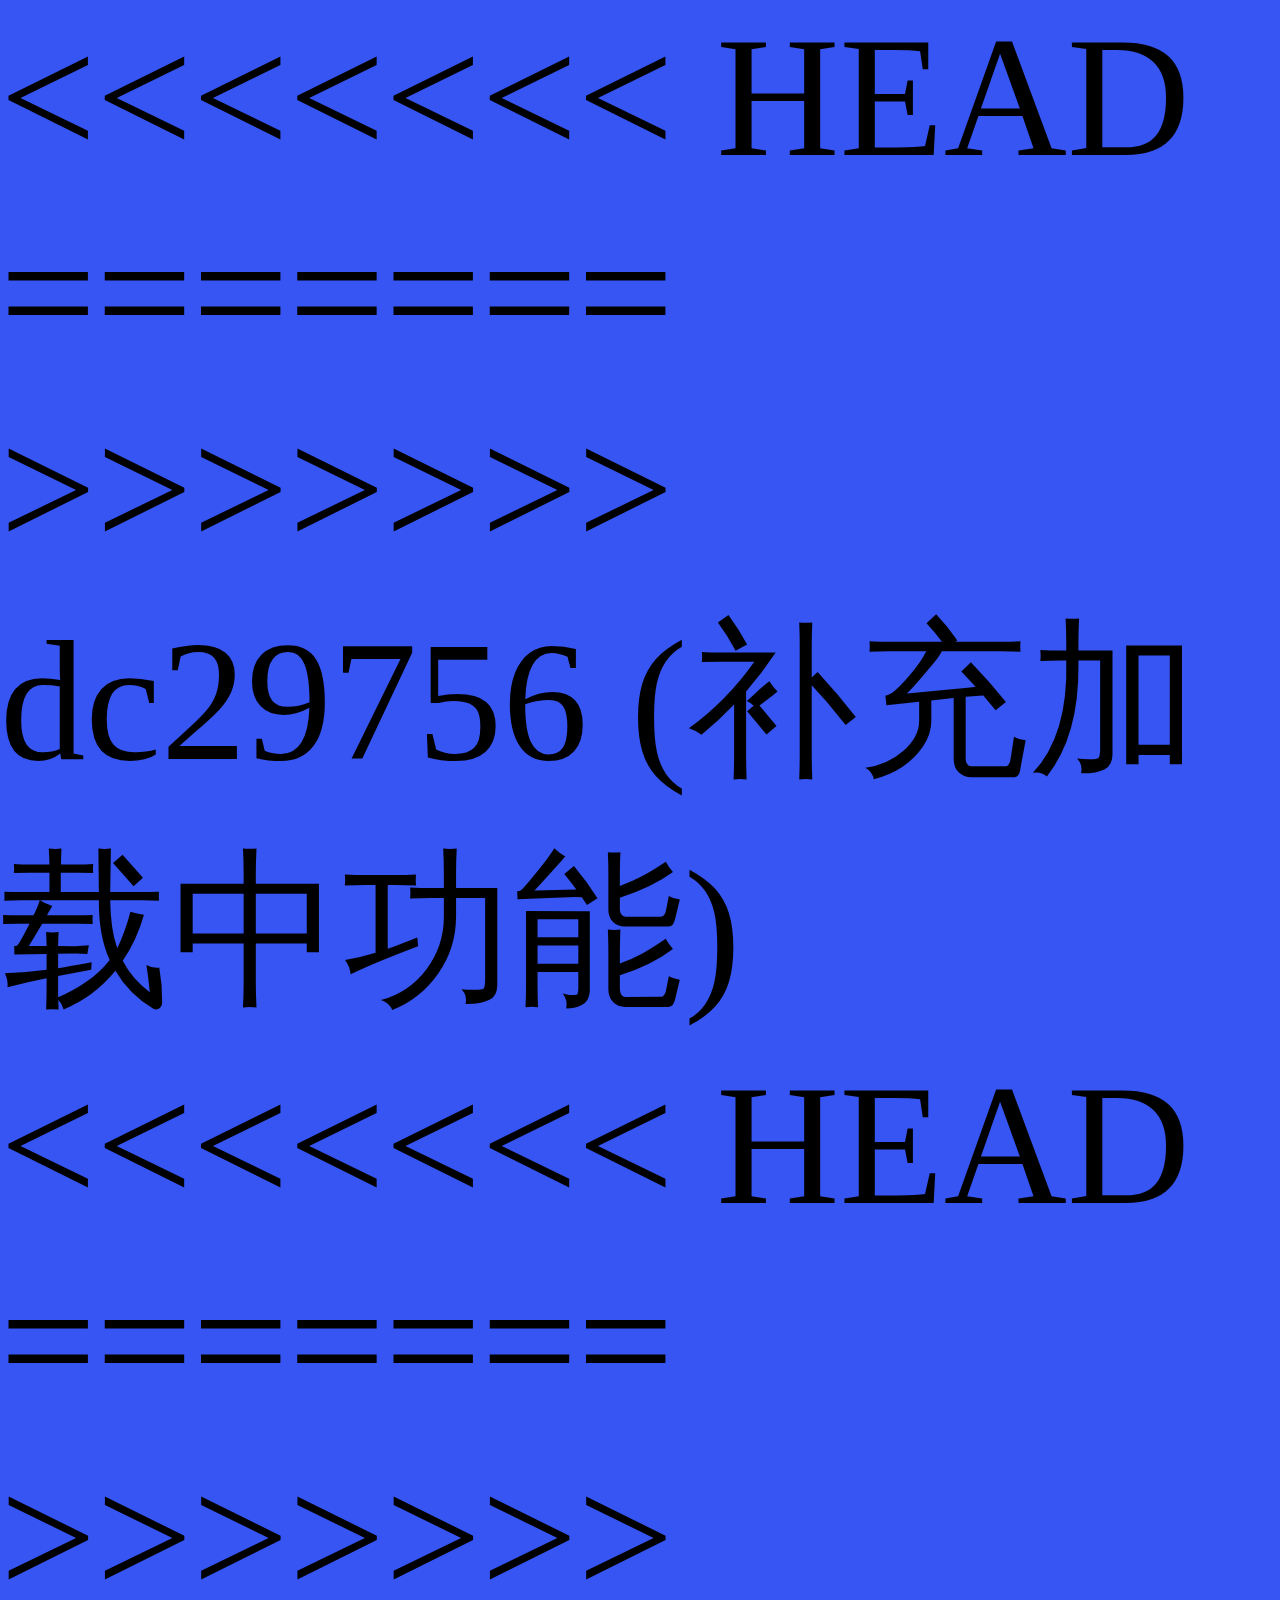
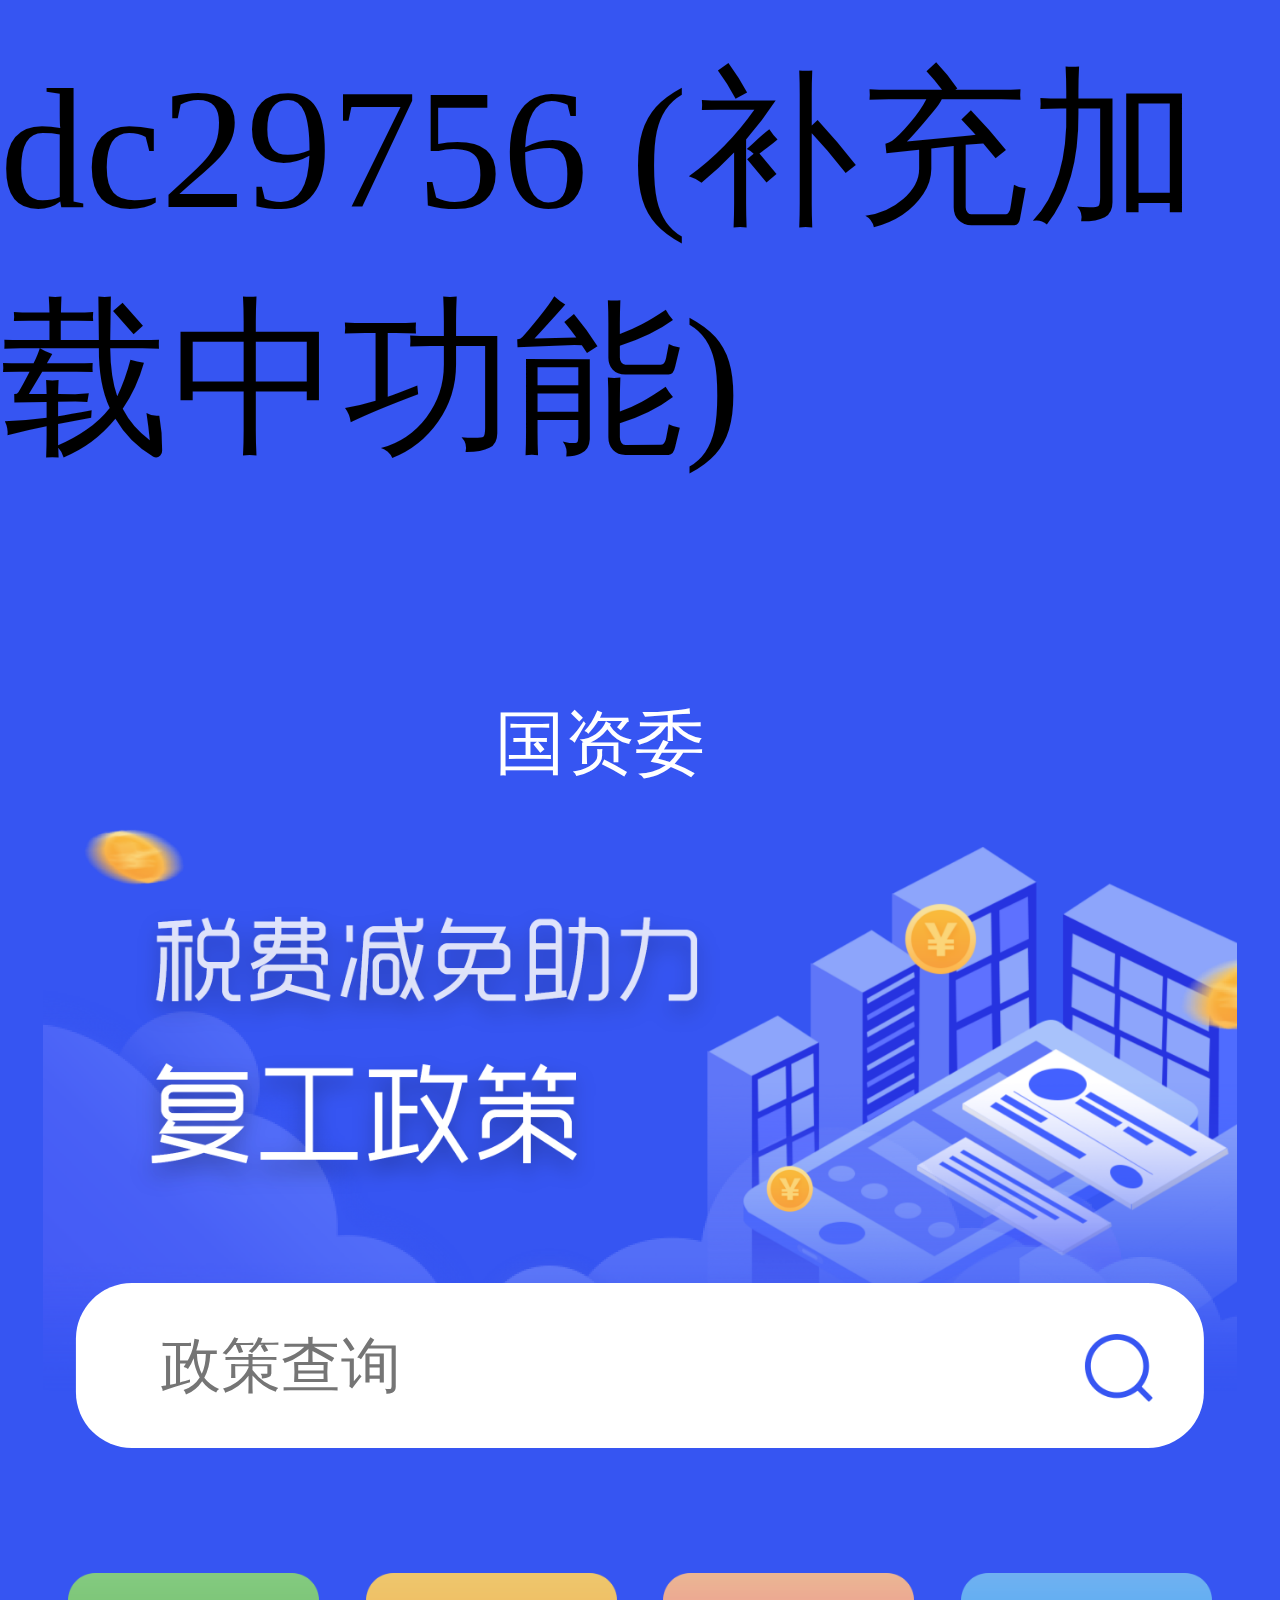
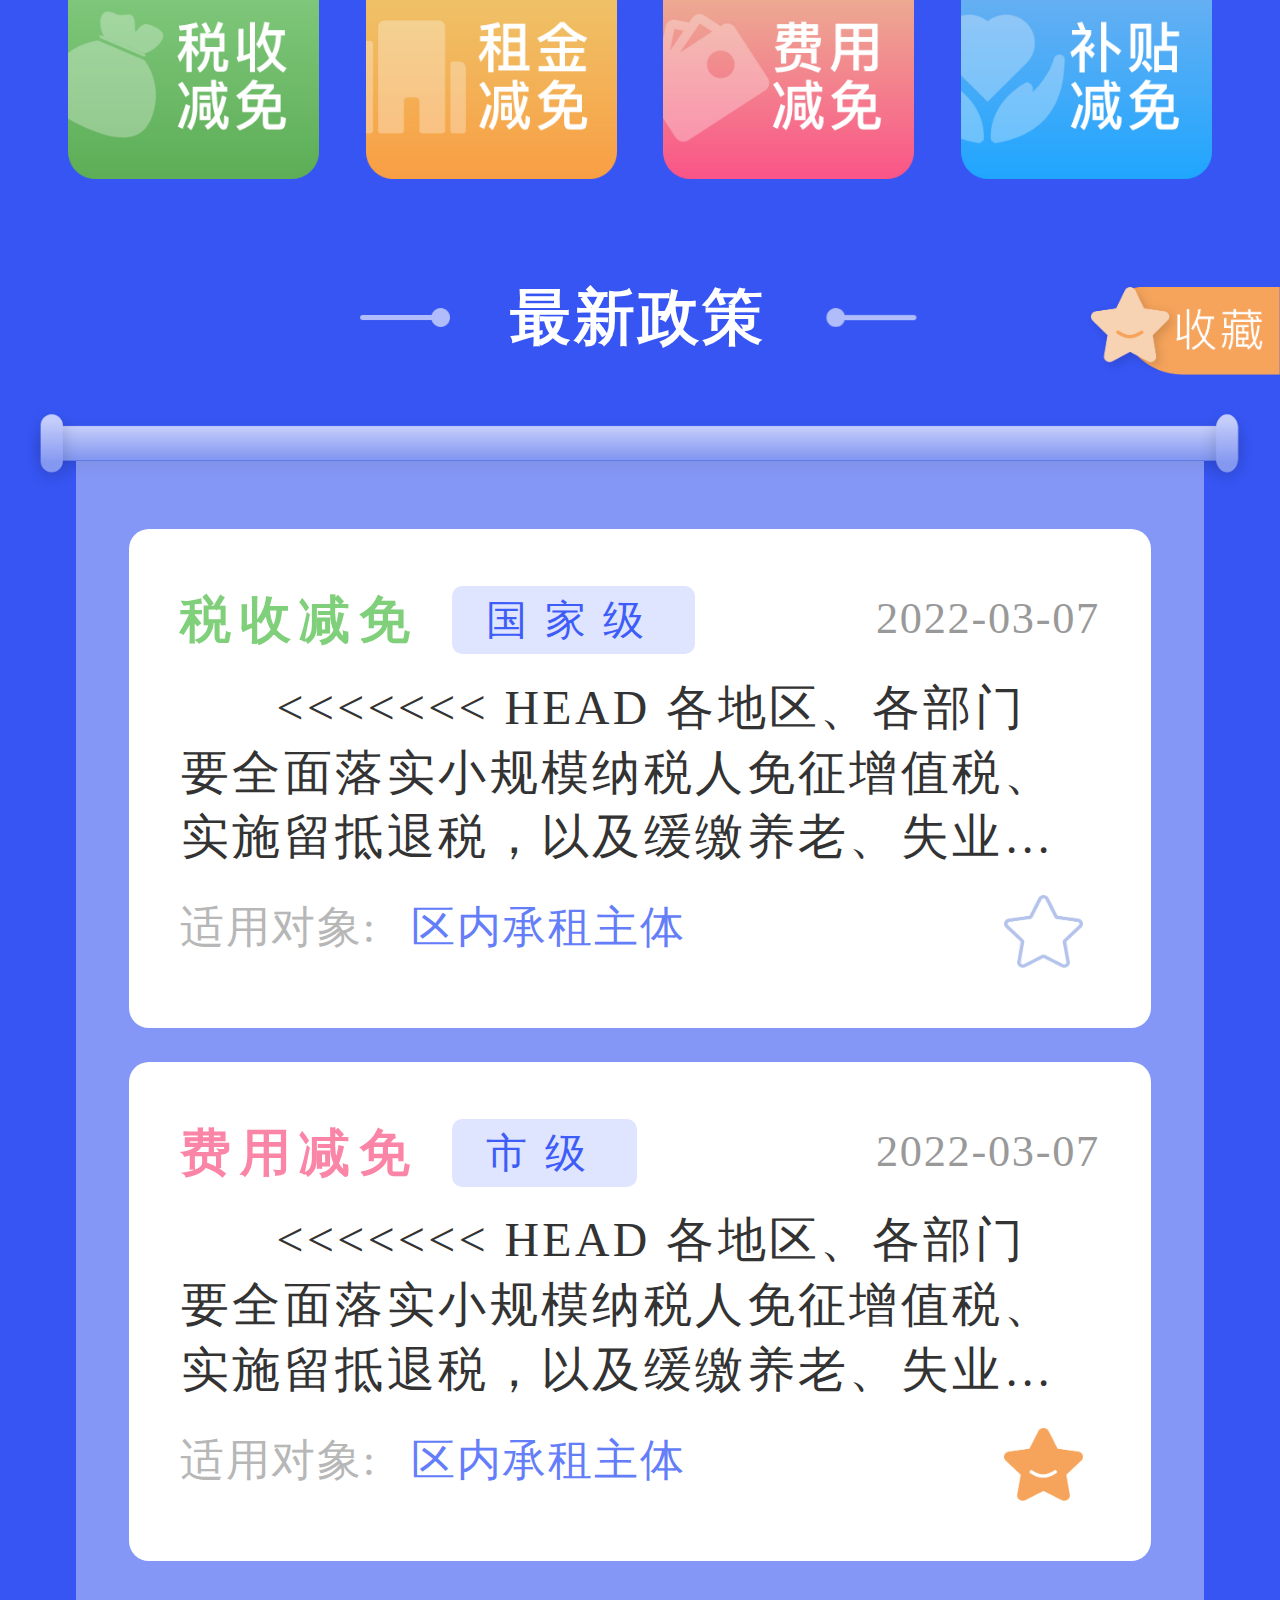
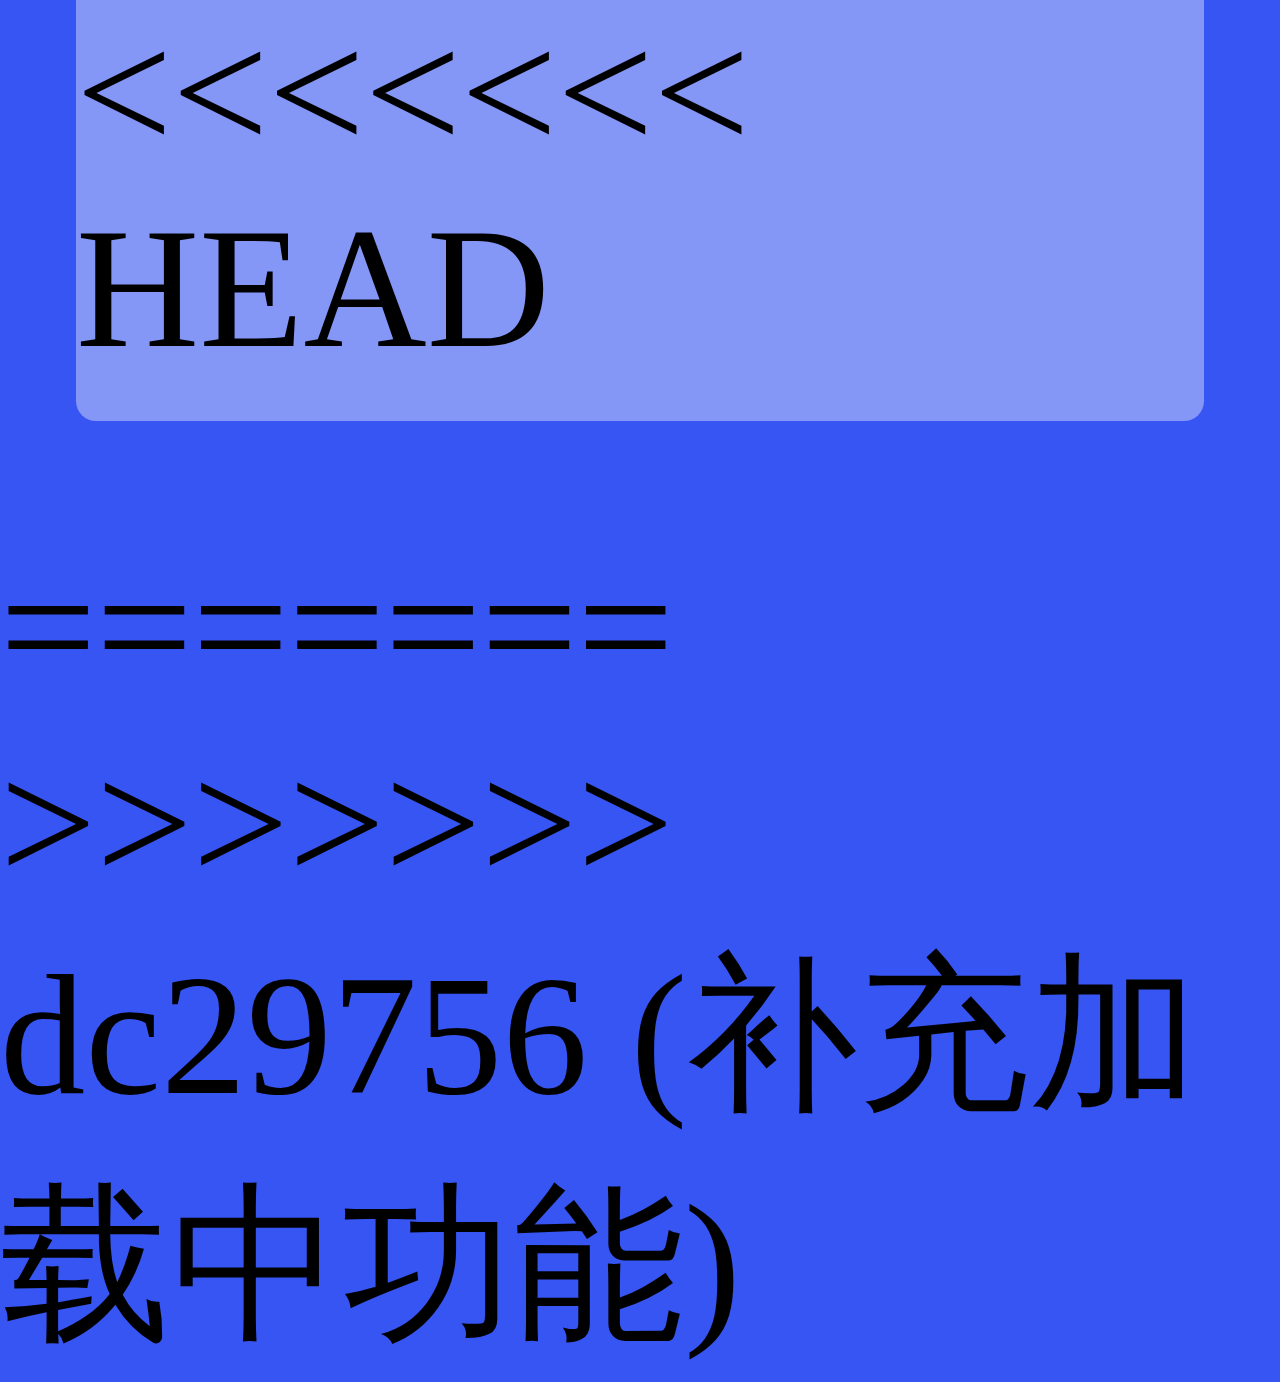
<file: html/index.html>
<!DOCTYPE html>
<html lang="en">
<head>
    <meta charset="UTF-8">
    <meta http-equiv="X-UA-Compatible" content="IE=edge"> 
    <meta name="viewport" content="width=device-width, 
    initial-scale=1, maximum-scale=1, minimum-scale=1">
    <title>国资委</title>
<<<<<<< HEAD
=======
    <script src="https://cdn.staticfile.org/jquery/1.10.2/jquery.min.js"></script>
>>>>>>> dc29756 (补充加载中功能)
    <script src="../js/commen.js"></script>
    <link type="text/css" rel="styleSheet" href="../css/commen.css">
    <link type="text/css" rel="styleSheet"  href="../css/index.css" />
    <link rel="stylesheet" href="../font-icon/iconfont.css">
<<<<<<< HEAD
   
=======
    <link type="text/css" rel="styleSheet"  href="../css/loadingm.css" />
>>>>>>> dc29756 (补充加载中功能)
</head>
<body>
    <div id="app">
        <!-- 头部 -->
        <div class="header">
            <!-- <div class="left-header "> <i class="iconfont icon-zuojiantou icon"></i> </div> -->
            <div class="header-text">国资委</div>
        </div>
        <!-- 搜索 -->
        <div class="search">
            <div class="search-icon">
                <div class="search-icon-btn"></div>
                <input type="text" placeholder="政策查询" value=""/>
            </div>
        </div> 
          <!-- 减免政策 -->
          <div class="cut">
            <div class=" cut-item-1">
                <a href="./search.html">传参</a>
            </div>
            <div class="cut-item-2"><a href="./search.html">传参</a></div>
            <div class="cut-item-3"><a href="./search.html">传参</a></div>
            <div class="cut-item-4"><a href="./search.html">传参</a></div>
          </div>
          <!-- 最新政策 -->
          <div class="news">
            <div class="news-content">
                <div class="content-left"></div>
                <div class="content-text">最新政策</div>
                <div class="content-right"></div>
                
            </div>
              <!-- 收藏按钮 -->
            <div class="news-save"><a href="./save.html">收藏</a></div>
          </div>
          <!-- 横条 -->
          <div class="banner"></div>
          <!-- 底部政策列表 -->
          <div class="bottom-list">
            <div class="bottom-list-item-1">
                <a href="./detail.html" style="display: block;">detail</a>
                <div class="list-item-title">
                    <div class="item-title-content">
                        <span class="item-title-content-l">税收减免</span>
                        <span class="item-title-content-r">国家级</span>
                    </div>
                    <div class="item-title-date">2022-03-07</div>
                </div>
                <div class="list-item-text">
                    <a href="./detail.html" style="display: block;opacity: 1;">
<<<<<<< HEAD
                        各地区、各部门要全面落实小规模纳税人免征增值税、实施留抵退税，以及缓缴养老、失业、工伤保险等政策。
=======
                        增加“批发和零售业”、“农、林、牧、渔业”、“住宿和餐饮业”、“居民服务、修理和其他服务业”、“教育”、“卫生和社会工作”和“文化、体育和娱乐业”7个行业（以下称批发零售业等行业），实施按月全额退还增量留抵税额以及一次性退还存量留抵税额的留抵退税政策。
>>>>>>> dc29756 (补充加载中功能)
                    </a>
                </div>
                <div class="list-item-bottom">
                    <div class="item-bottom-content">
                        <span class="item-bottom-content-l">适用对象:</span>
                        <span class="item-bottom-content-r">区内承租主体</span>
                    </div> 
                    <div  class="list-item-bottom-icon"></div>
                </div>
            </div>

            <div class="bottom-list-item-1">
                <a href="./detail.html" style="display: block;">detail</a>
                <div class="list-item-title">
                    <div class="item-title-content">
                        <span class="item-title-content-l" style="color: #FA85A7;">费用减免</span>
                        <span class="item-title-content-r">市级</span>
                    </div>
                    <div class="item-title-date">2022-03-07</div>
                </div>
                <div class="list-item-text">
                    <a href="./detail.html" style="display: block;opacity: 1;">
<<<<<<< HEAD
                        各地区、各部门要全面落实小规模纳税人免征增值税、实施留抵退税，以及缓缴养老、失业、工伤保险等政策。
=======
                        增加“批发和零售业”、“农、林、牧、渔业”、“住宿和餐饮业”、“居民服务、修理和其他服务业”、“教育”、“卫生和社会工作”和“文化、体育和娱乐业”7个行业（以下称批发零售业等行业），实施按月全额退还增量留抵税额以及一次性退还存量留抵税额的留抵退税政策。
>>>>>>> dc29756 (补充加载中功能)
                    </a>
                </div>
                <div class="list-item-bottom">
                    <div class="item-bottom-content">
                        <span class="item-bottom-content-l">适用对象:</span>
                        <span class="item-bottom-content-r">区内承租主体</span>
                    </div> 
                    <div  class="list-item-bottom-icon-add"></div>
                </div>
            </div>
<<<<<<< HEAD
          </div>
    </div>
=======
            <div class="loading" style="display: none;" >
                <div class="container">
                    <div class="rotate">
                        <div class="item"></div>
                        <div class="item"></div>
                        <div class="item"></div>
                        <div class="item"></div>
                        <div class="item"></div>
                        
                    </div>
                    <div class="loading-text">加载中...</div>
                </div>    
            </div>
          </div>  
    </div>
        <script>
        
        $(window).scroll(function () {
            var docHeight = $(document).height(); 
            var winHeight = $(window).height(); 
            var scrollTop = $(window).scrollTop(); 
        
            if (scrollTop + winHeight + 50 > docHeight) {
            $('.loading').css('display','block')

            }
        });

    </script>
>>>>>>> dc29756 (补充加载中功能)
</body>
</html>
</file>
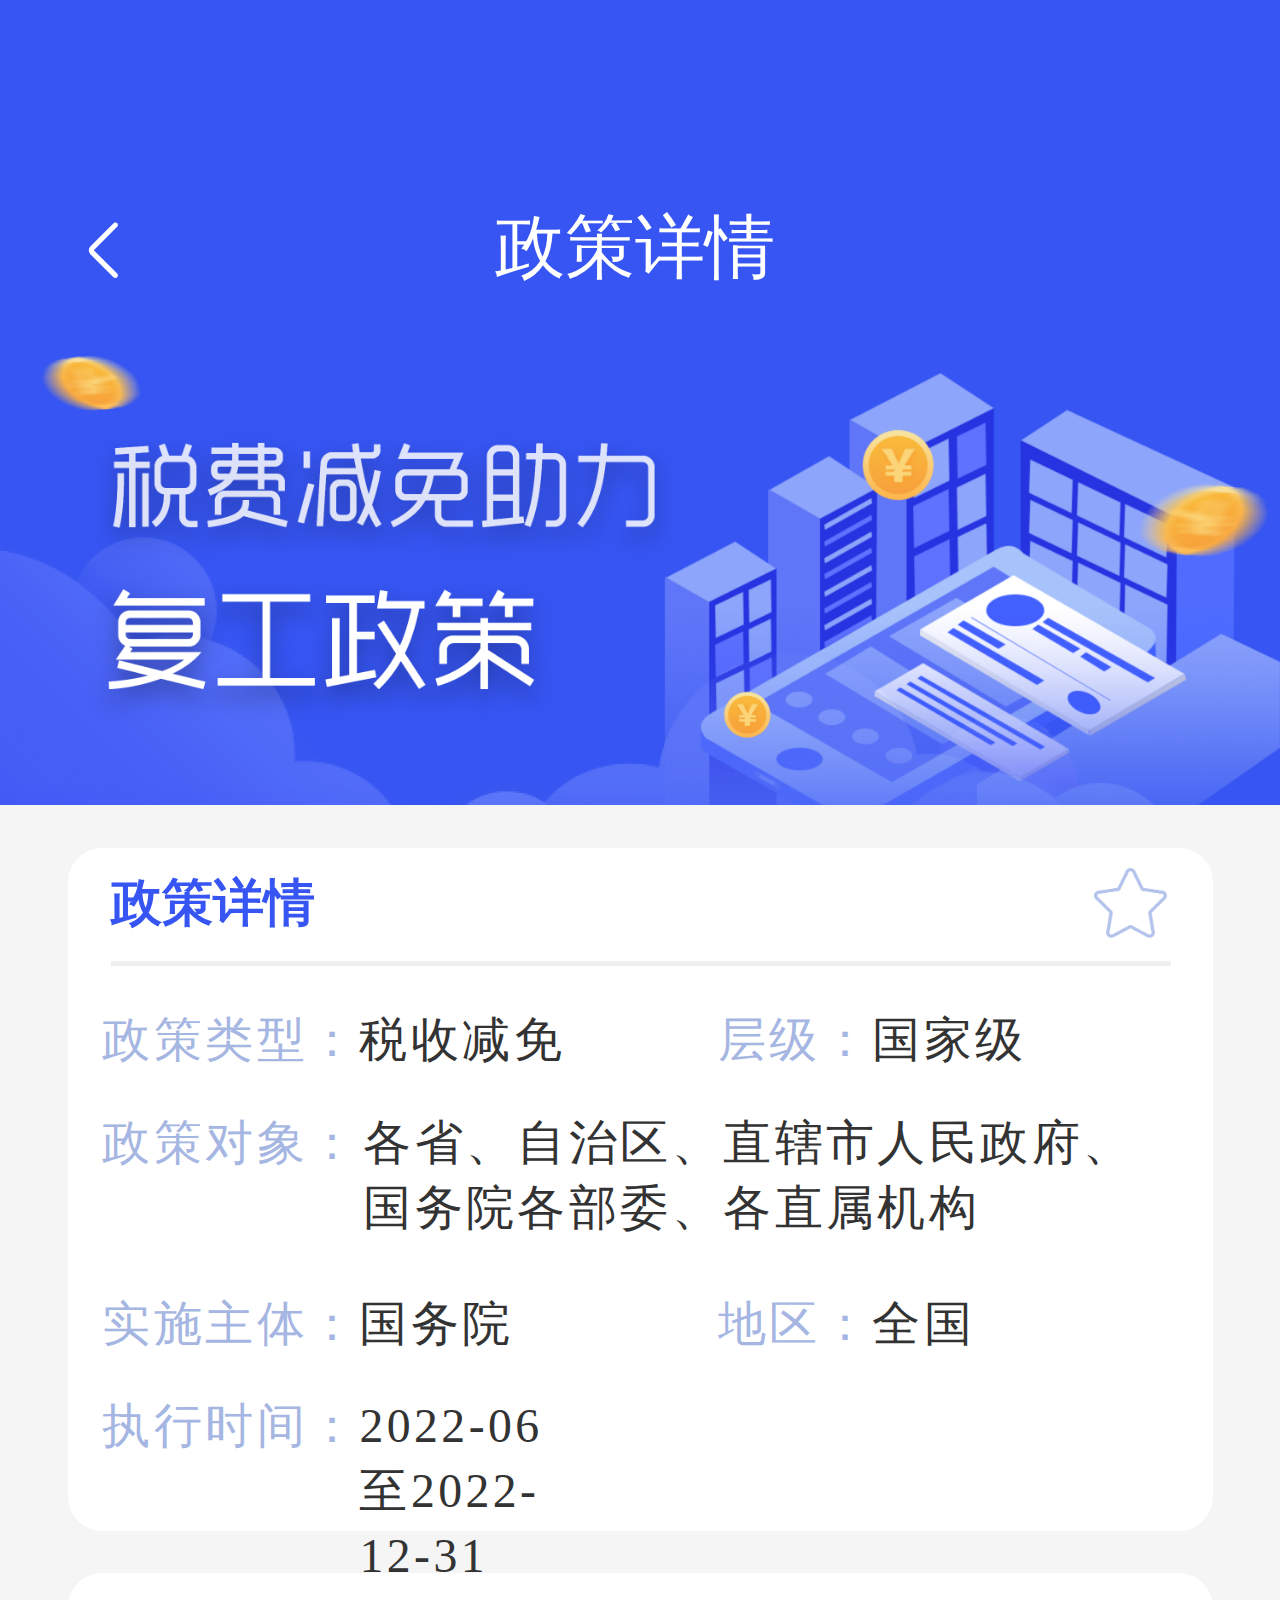
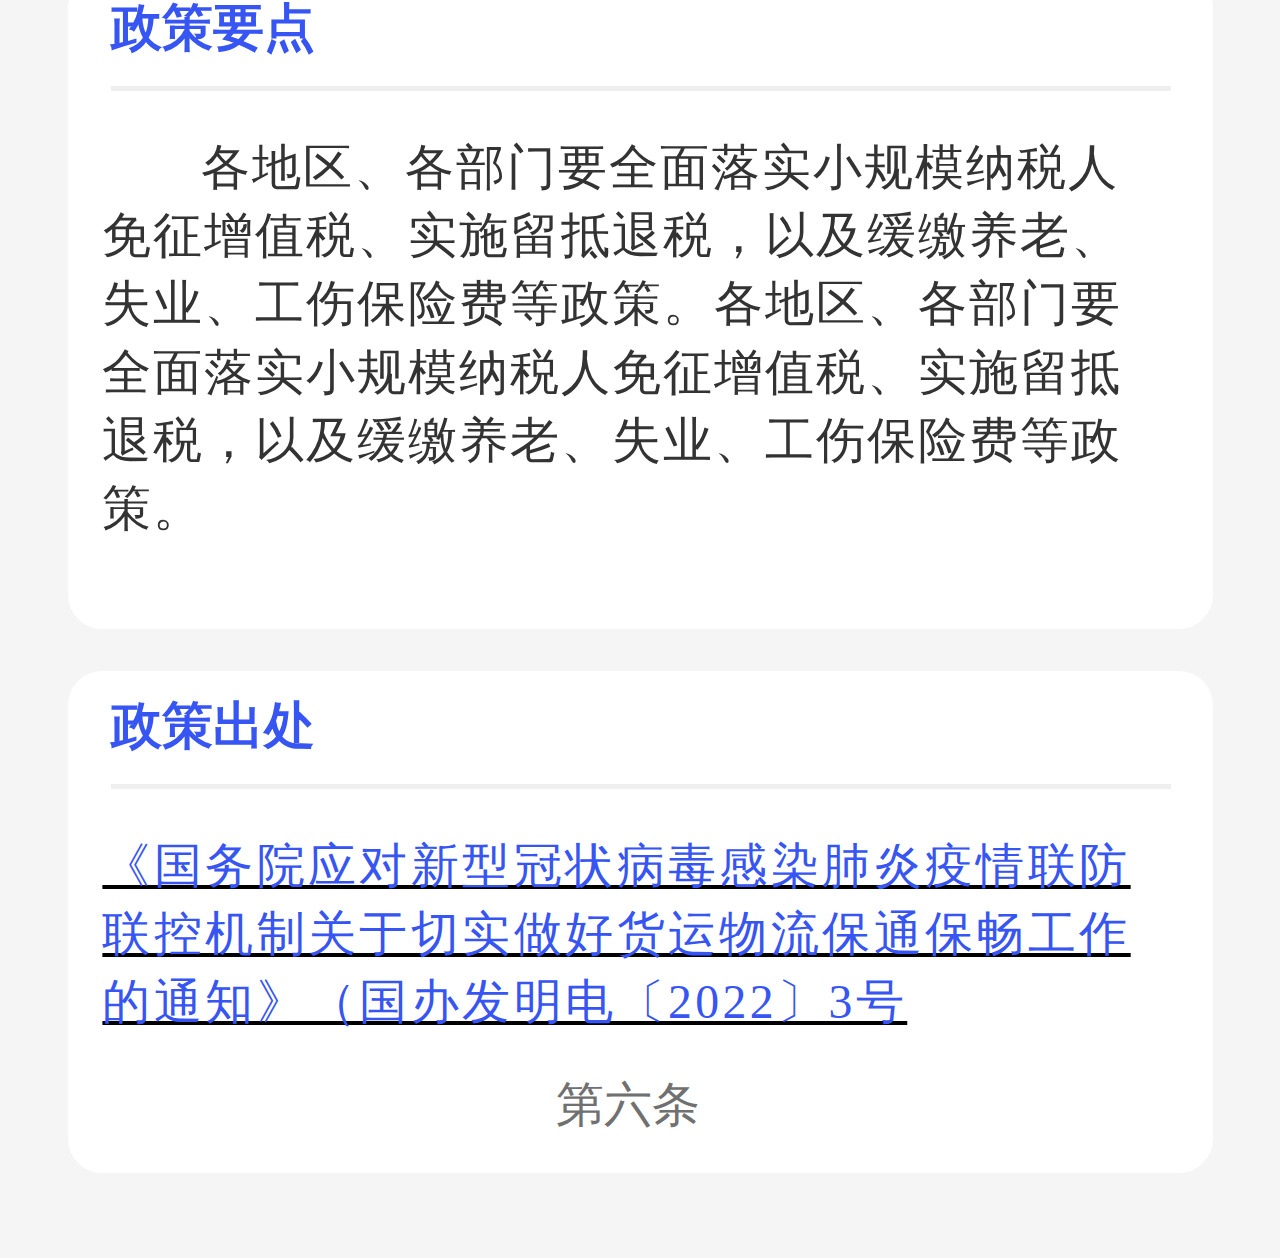
<file: html/detail.html>
<!DOCTYPE html>
<html lang="en">
<head>
    <meta charset="UTF-8">
    <meta http-equiv="X-UA-Compatible" content="IE=edge">
    <meta name="viewport" content="width=device-width, initial-scale=1.0">
    <title>政策详情</title>
    <script src="../js/commen.js"></script>
    <link type="text/css" rel="styleSheet" href="../css/commen.css">
    <link type="text/css" rel="styleSheet"  href="../css/index.css" />
    <link type="text/css" rel="styleSheet"  href="../css/detail.css" />
    <link rel="stylesheet" href="../font-icon/iconfont.css">
</head>
<body>
    <div id="app">
        <!-- 头部 -->
        <div class="header">
            <div class="left-header"> 
                <i class="iconfont icon-zuojiantou icon">
                    <a href="./search.html">goback</a>
                </i> 
            </div>
            <div class="header-text">政策详情</div>
        </div>
        <!-- 大图 -->
        <div class="bg"></div>
        <!--政策列表  -->

        <div class="detail-list">
            <div class="detail-list-content">
                 <div class="list-content-title">
                     <div class="left-title">政策详情</div>
                     <div class="right-icon"></div>
                 </div>
                 <div class="list-content-type">
                     <span class="span-left">政策类型：</span><span class="span-right">税收减免</span>
                    <span class="span-left type-right">层级：</span><span class="span-right">国家级</span>
                 </div>
                 <div class="list-content-duixiang">
                     <div class="duixiang-left">政策对象：</div>
                     <div>
                         <span class="span-text">
                            各省、自治区、直辖市人民政府、国务院各部委、各直属机构
                     </span>
                     </div>
                 </div>
     
                 <div class="list-content-type zhuti">
                    <span class="span-left">实施主体：</span><span class="span-right">国务院</span>
                   <span class="span-left type-right">地区：</span><span class="span-right">全国</span>
                 </div>
                  <div class="list-content-type">
                    <span class="span-left">执行时间：</span><span class="span-date">2022-06至2022-12-31</span>
                 </div>
            </div>
           <div>
          
           <!-- 政策要点 -->
             <div class="detail-list-content">
                 <div class="list-content-title">
                     <div class="left-title">政策要点</div>
                     <!-- <div class="right-icon"></div> -->
                 </div>
                 <div class="list-content-type">
                     <div class="type-left yaodian">
                    各地区、各部门要全面落实小规模纳税人免征增值税、实施留抵退税，以及缓缴养老、失业、工伤保险费等政策。各地区、各部门要全面落实小规模纳税人免征增值税、实施留抵退税，以及缓缴养老、失业、工伤保险费等政策。
                    </div>
                 </div>
            </div>
             <!-- 政策出处-->
             <div class="detail-list-content" style="margin-bottom: 0.5rem;">
                 <div class="list-content-title">
                     <div class="left-title">政策出处</div>
                 </div>
                 <div class="list-content-type">
                     <div class="type-left chuchu">
                         <a style="opacity: 1;" href="http://www.gov.cn/zhengce/content/2022-04/11/content_5684533.htm">《国务院应对新型冠状病毒感染肺炎疫情联防联控机制关于切实做好货运物流保通保畅工作的通知》（国办发明电〔2022〕3号</a>
                     </div> 
                 </div>
                 <div class="bottom-text">第六条</div>
            </div>
           </div>
         </div>
      
    </div>
   
</body>
</html>
</file>
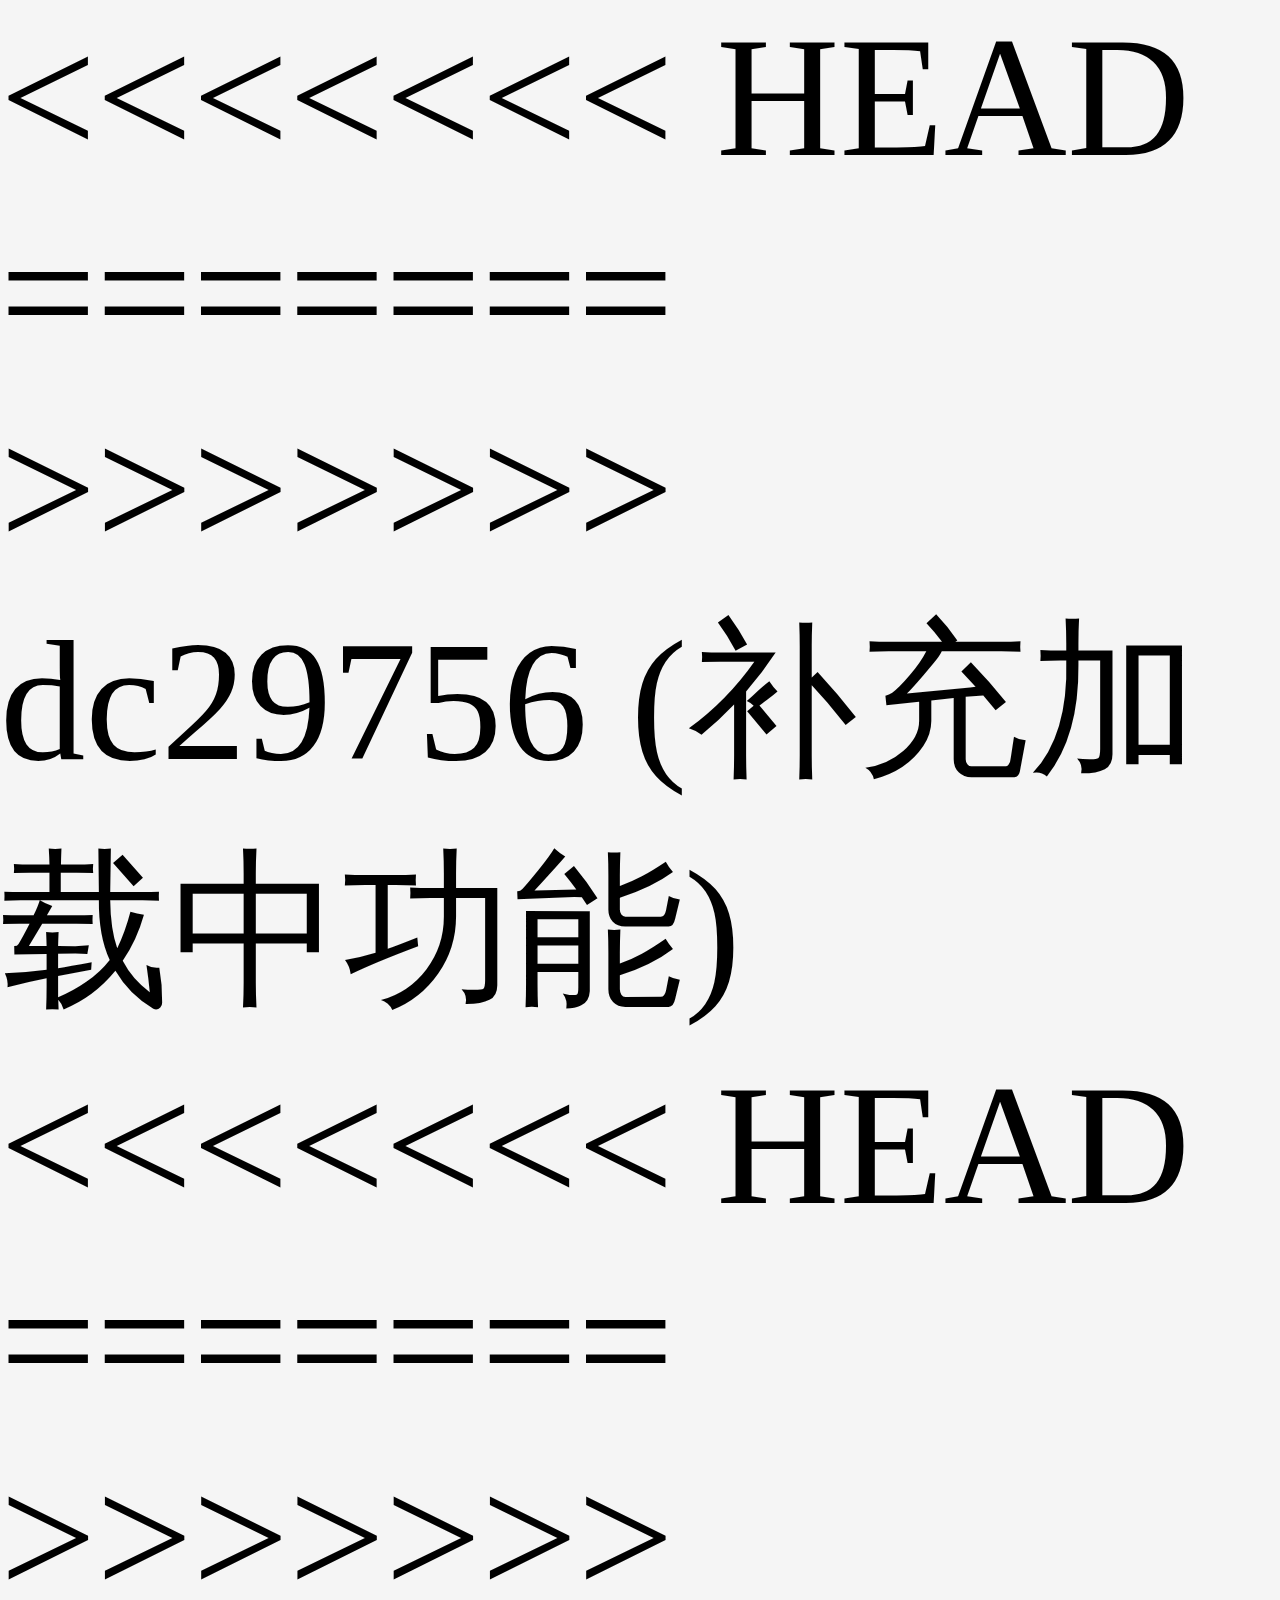
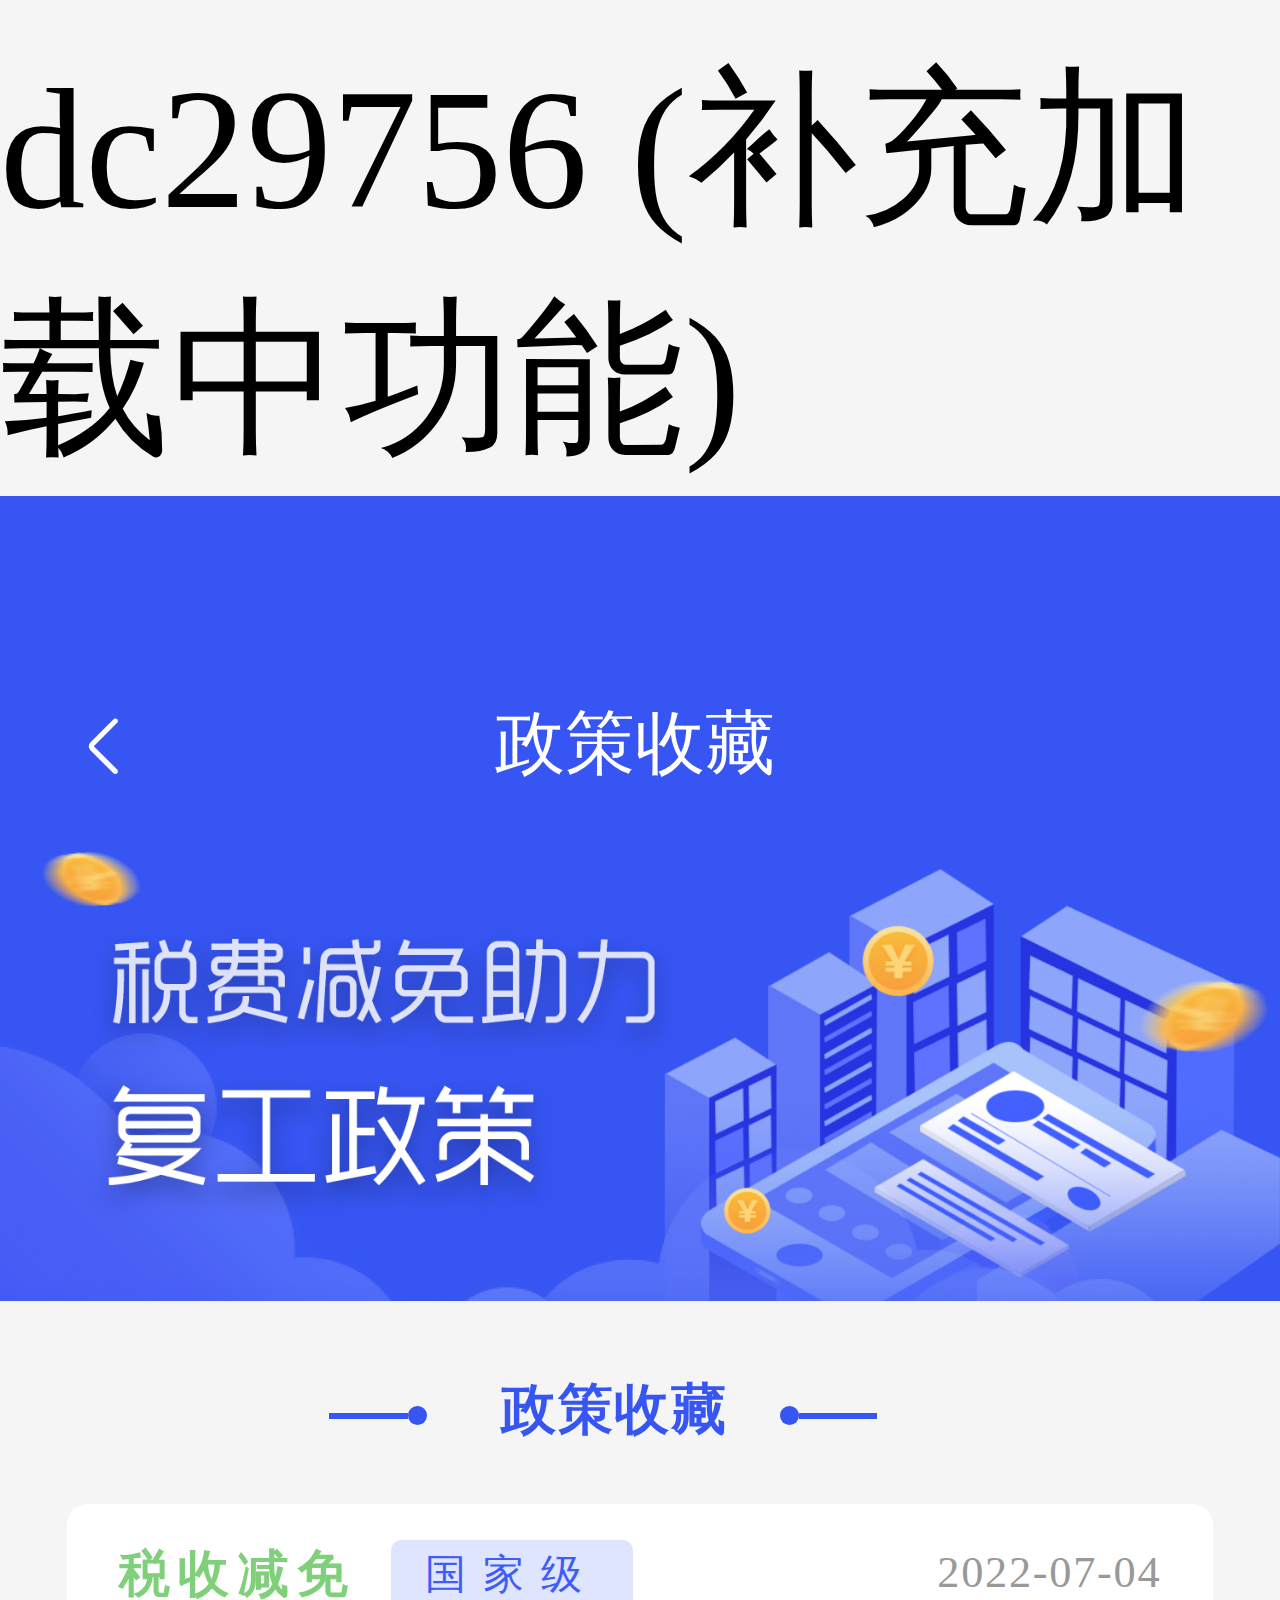
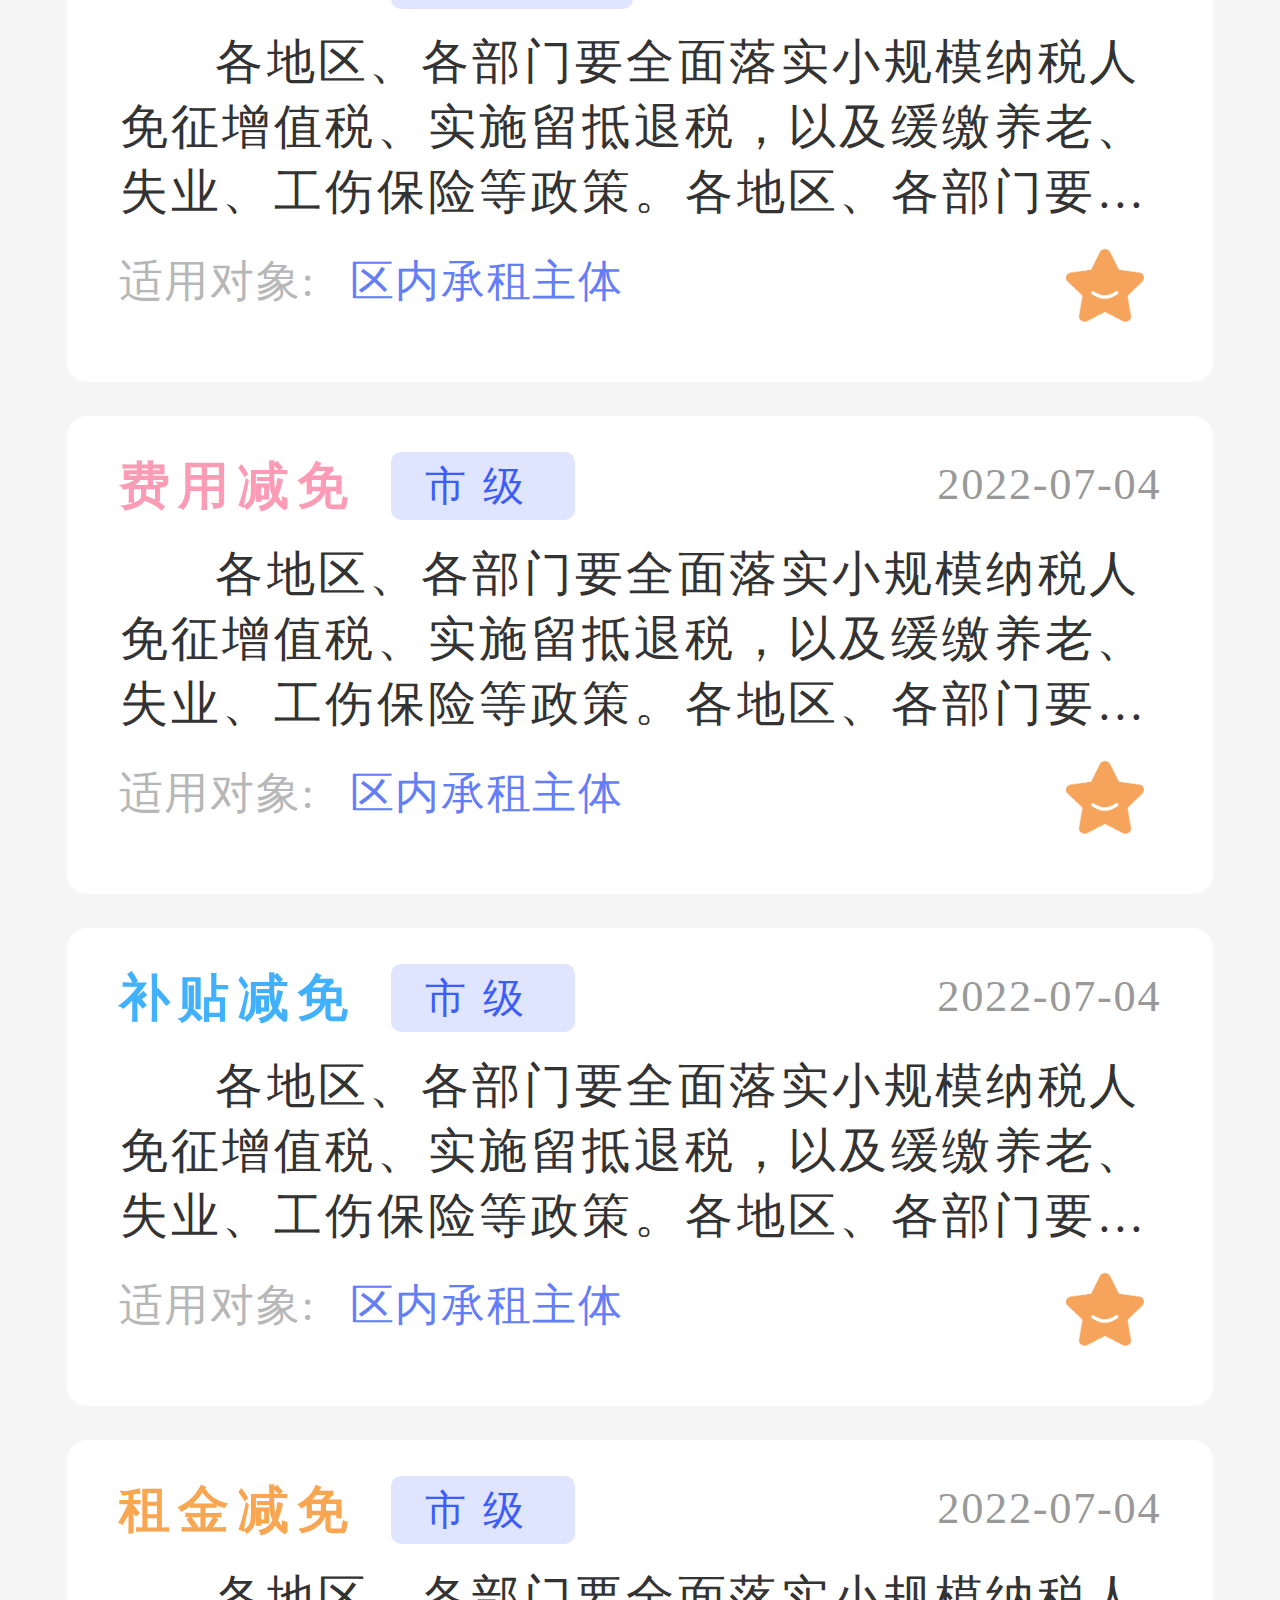
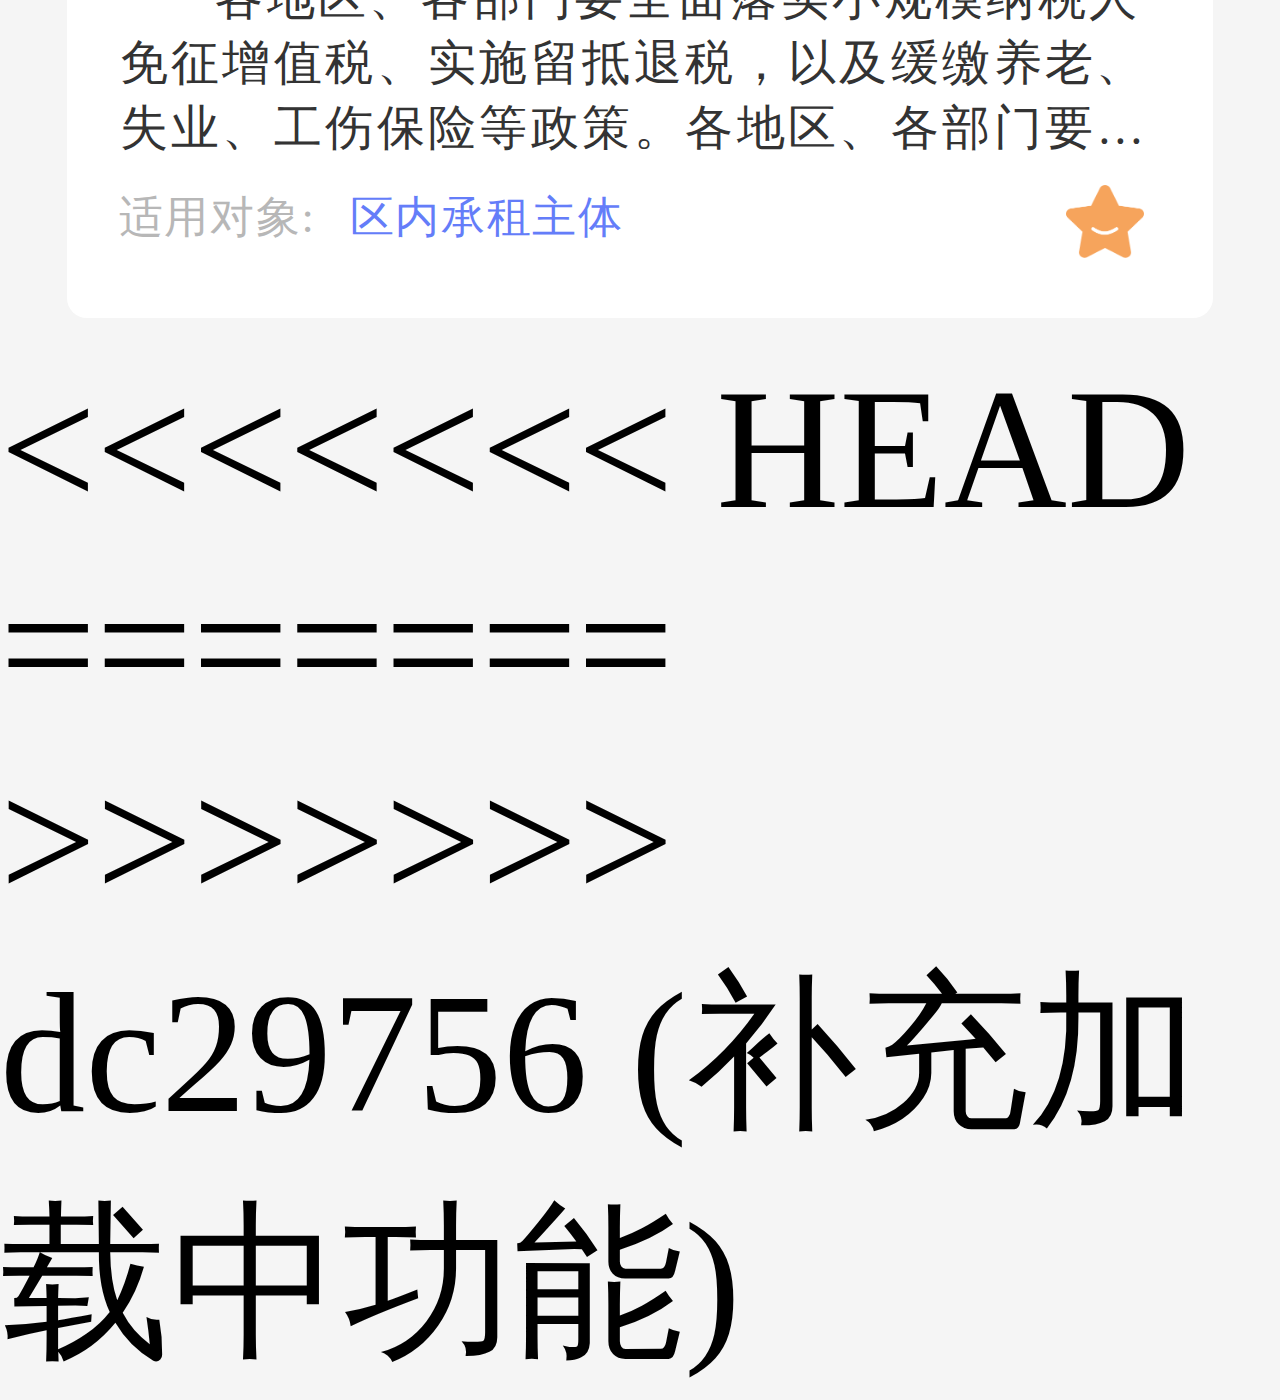
<file: html/save.html>
<!DOCTYPE html>
<html lang="en">
<head>
    <meta charset="UTF-8">
    <meta http-equiv="X-UA-Compatible" content="IE=edge">
    <meta name="viewport" content="width=device-width, initial-scale=1.0">
    <title>政策收藏</title>
<<<<<<< HEAD
=======
    <script src="https://cdn.staticfile.org/jquery/1.10.2/jquery.min.js"></script>
>>>>>>> dc29756 (补充加载中功能)
    <script src="../js/commen.js"></script>
    <link type="text/css" rel="styleSheet" href="../css/commen.css">
    <link type="text/css" rel="styleSheet"  href="../css/index.css" />
    <link type="text/css" rel="styleSheet"  href="../css/save.css" />
    <link rel="stylesheet" href="../font-icon/iconfont.css">
<<<<<<< HEAD
=======
    <link rel="stylesheet" href="../css/loading.css">
>>>>>>> dc29756 (补充加载中功能)
</head>
<body>
    <div id="app">
        <!-- 头部 -->
        <div class="header">
            <div class="left-header"> 
                <i class="iconfont icon-zuojiantou icon"><a href="./index.html">goback</a></i>
            </div>
            <div class="header-text">政策收藏</div>
        </div>
        <!-- 大图 -->
        <div class="bg"></div>
    <div class="save-content">
        <!-- 政策收藏 -->
       <div class="save-banner">
        <div class="left-icon">
            <div class="left-icon-l"></div>
            <div class="icon-span-r"></div>
        </div>
        <div class="news-text">政策收藏</div>
        <div class="right-icon">
           <div class="right-icon-l"></div>
            <div class="right-span-r"></div>
        </div>   
       </div>
       <!-- 收藏列表 -->
       <div class="bottom-list-item-1" style="width:6.71rem ">
        <div class="list-item-title" style="margin-top: 0.2rem;">
            <div class="item-title-content">
                <span class="item-title-content-l" >税收减免</span>
                <span class="item-title-content-r">国家级</span>
            </div>
            <div class="item-title-date">2022-07-04</div>
        </div>
        <div class="list-item-text search-text">
            各地区、各部门要全面落实小规模纳税人免征增值税、实施留抵退税，以及缓缴养老、失业、工伤保险等政策。各地区、各部门要全面落实小规模纳税人免征增值税、实施留抵退税，以及缓缴养老、失业、工伤保险等政策
        </div>
        <div class="list-item-bottom">
            <div class="item-bottom-content">
                <span class="item-bottom-content-l">适用对象:</span>
                <span class="item-bottom-content-r">区内承租主体</span>
            </div> 
            <div  class="list-item-bottom-icon-add"></div>
        </div>
     </div>

     <div class="bottom-list-item-1" style="width:6.71rem ">
        <div class="list-item-title" style="margin-top: 0.2rem;">
            <div class="item-title-content">
                <span class="item-title-content-l"style="color:#FB9BB6" >费用减免</span>
                <span class="item-title-content-r">市级</span>
            </div>
            <div class="item-title-date">2022-07-04</div>
        </div>
        <div class="list-item-text search-text">
            各地区、各部门要全面落实小规模纳税人免征增值税、实施留抵退税，以及缓缴养老、失业、工伤保险等政策。各地区、各部门要全面落实小规模纳税人免征增值税、实施留抵退税，以及缓缴养老、失业、工伤保险等政策
        </div>
        <div class="list-item-bottom">
            <div class="item-bottom-content">
                <span class="item-bottom-content-l">适用对象:</span>
                <span class="item-bottom-content-r">区内承租主体</span>
            </div> 
            <div  class="list-item-bottom-icon-add"></div>
        </div>
     </div>

     <div class="bottom-list-item-1" style="width:6.71rem ">
        <div class="list-item-title" style="margin-top: 0.2rem;">
            <div class="item-title-content">
                <span class="item-title-content-l" style="color: #41B1FE;">补贴减免</span>
                <span class="item-title-content-r">市级</span>
            </div>
            <div class="item-title-date">2022-07-04</div>
        </div>
        <div class="list-item-text search-text">
            各地区、各部门要全面落实小规模纳税人免征增值税、实施留抵退税，以及缓缴养老、失业、工伤保险等政策。各地区、各部门要全面落实小规模纳税人免征增值税、实施留抵退税，以及缓缴养老、失业、工伤保险等政策
        </div>
        <div class="list-item-bottom">
            <div class="item-bottom-content">
                <span class="item-bottom-content-l">适用对象:</span>
                <span class="item-bottom-content-r">区内承租主体</span>
            </div> 
            <div  class="list-item-bottom-icon-add"></div>
        </div>
     </div>

     <div class="bottom-list-item-1" style="width:6.71rem ">
        <div class="list-item-title" style="margin-top: 0.2rem;">
            <div class="item-title-content">
                <span class="item-title-content-l" style="color:#F8A651" >租金减免</span>
                <span class="item-title-content-r">市级</span>
            </div>
            <div class="item-title-date">2022-07-04</div>
        </div>
        <div class="list-item-text search-text">
            各地区、各部门要全面落实小规模纳税人免征增值税、实施留抵退税，以及缓缴养老、失业、工伤保险等政策。各地区、各部门要全面落实小规模纳税人免征增值税、实施留抵退税，以及缓缴养老、失业、工伤保险等政策
        </div>
        <div class="list-item-bottom">
            <div class="item-bottom-content">
                <span class="item-bottom-content-l">适用对象:</span>
                <span class="item-bottom-content-r">区内承租主体</span>
            </div> 
            <div  class="list-item-bottom-icon-add"></div>
        </div>
     </div>
    </div>
<<<<<<< HEAD
</div>
=======
    <div class="loading" style="display: none;">
        <div class="container">
            <div class="rotate">
                <div class="item"></div>
                <div class="item"></div>
                <div class="item"></div>
                <div class="item"></div>
                <div class="item"></div>
                
            </div>
            <div class="loading-text">加载中...</div>
        </div>    
    </div>
</div>
<script>
        
    $(window).scroll(function () {
        var docHeight = $(document).height(); 
        var winHeight = $(window).height(); 
        var scrollTop = $(window).scrollTop(); 
    
        if (scrollTop + winHeight + 50 > docHeight) {
        $('.loading').css('display','block')
        }
    });

</script>
>>>>>>> dc29756 (补充加载中功能)
</body>
</html>
</file>
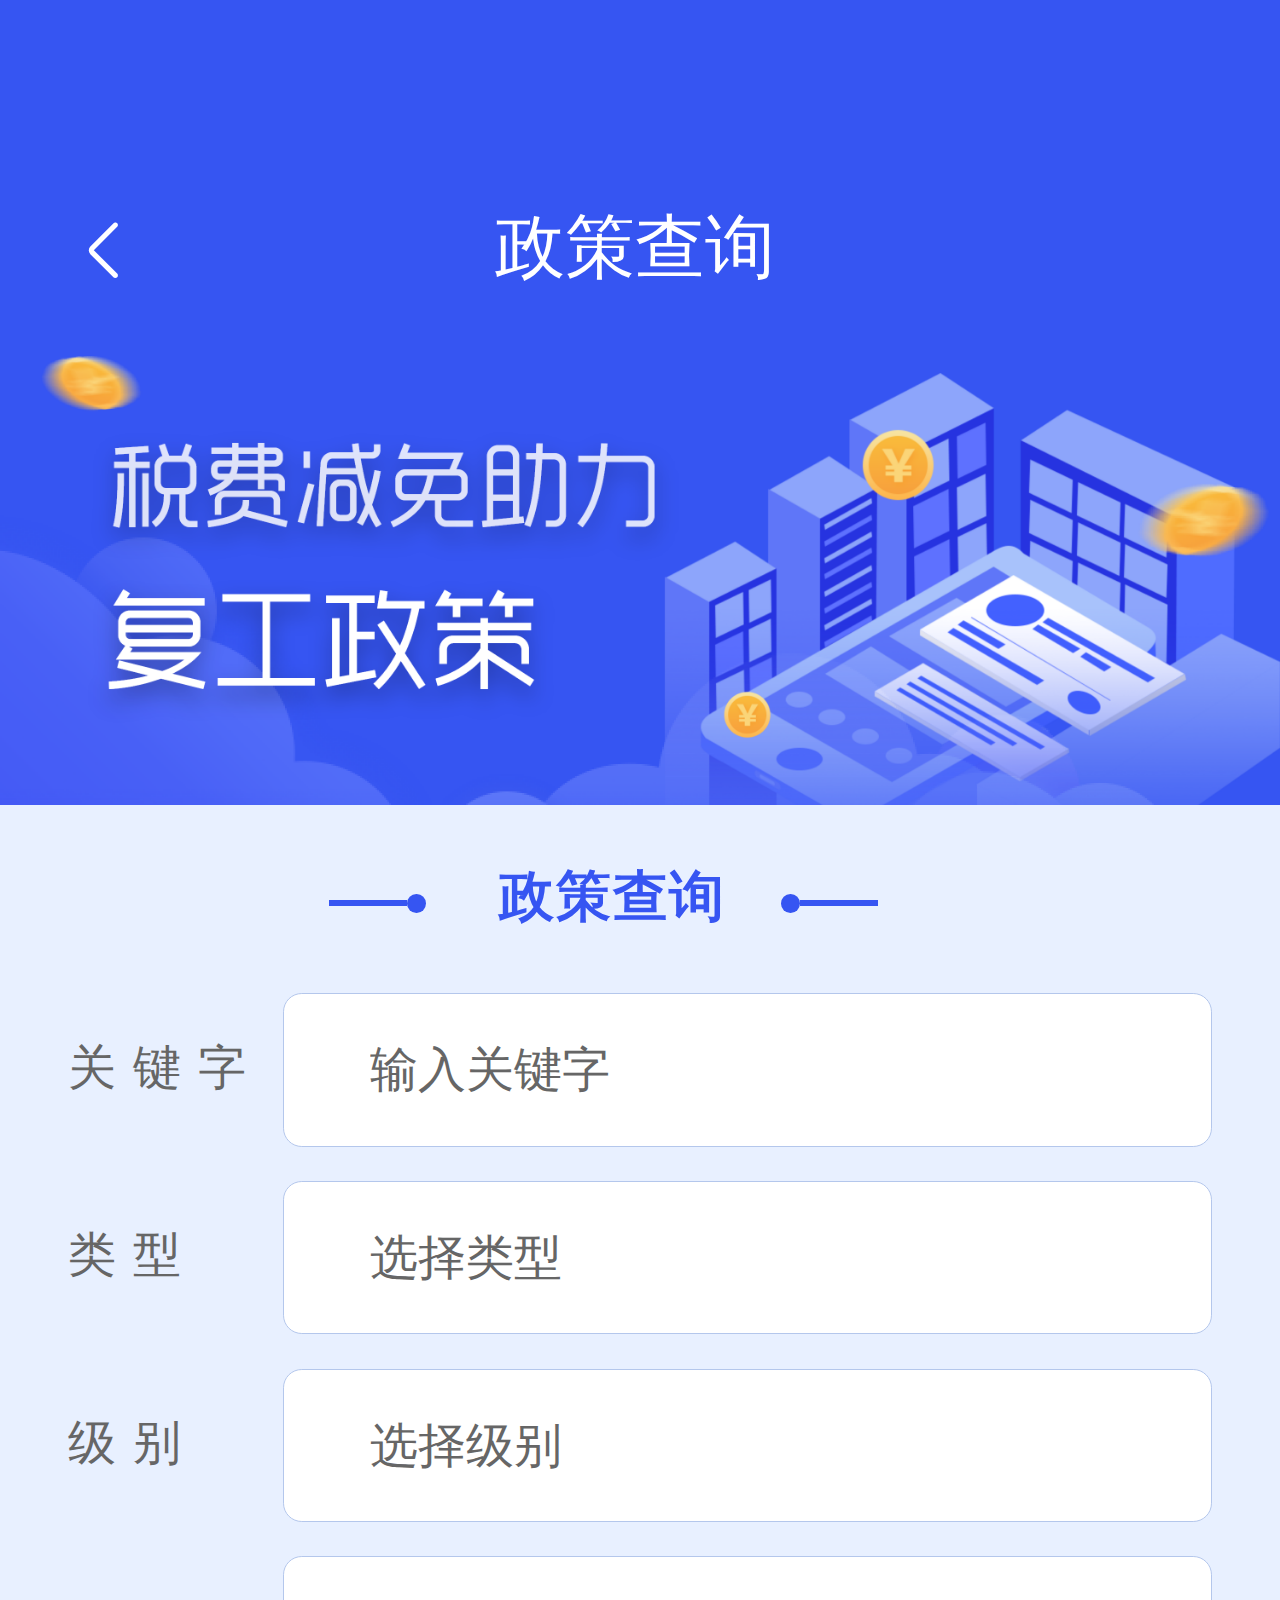
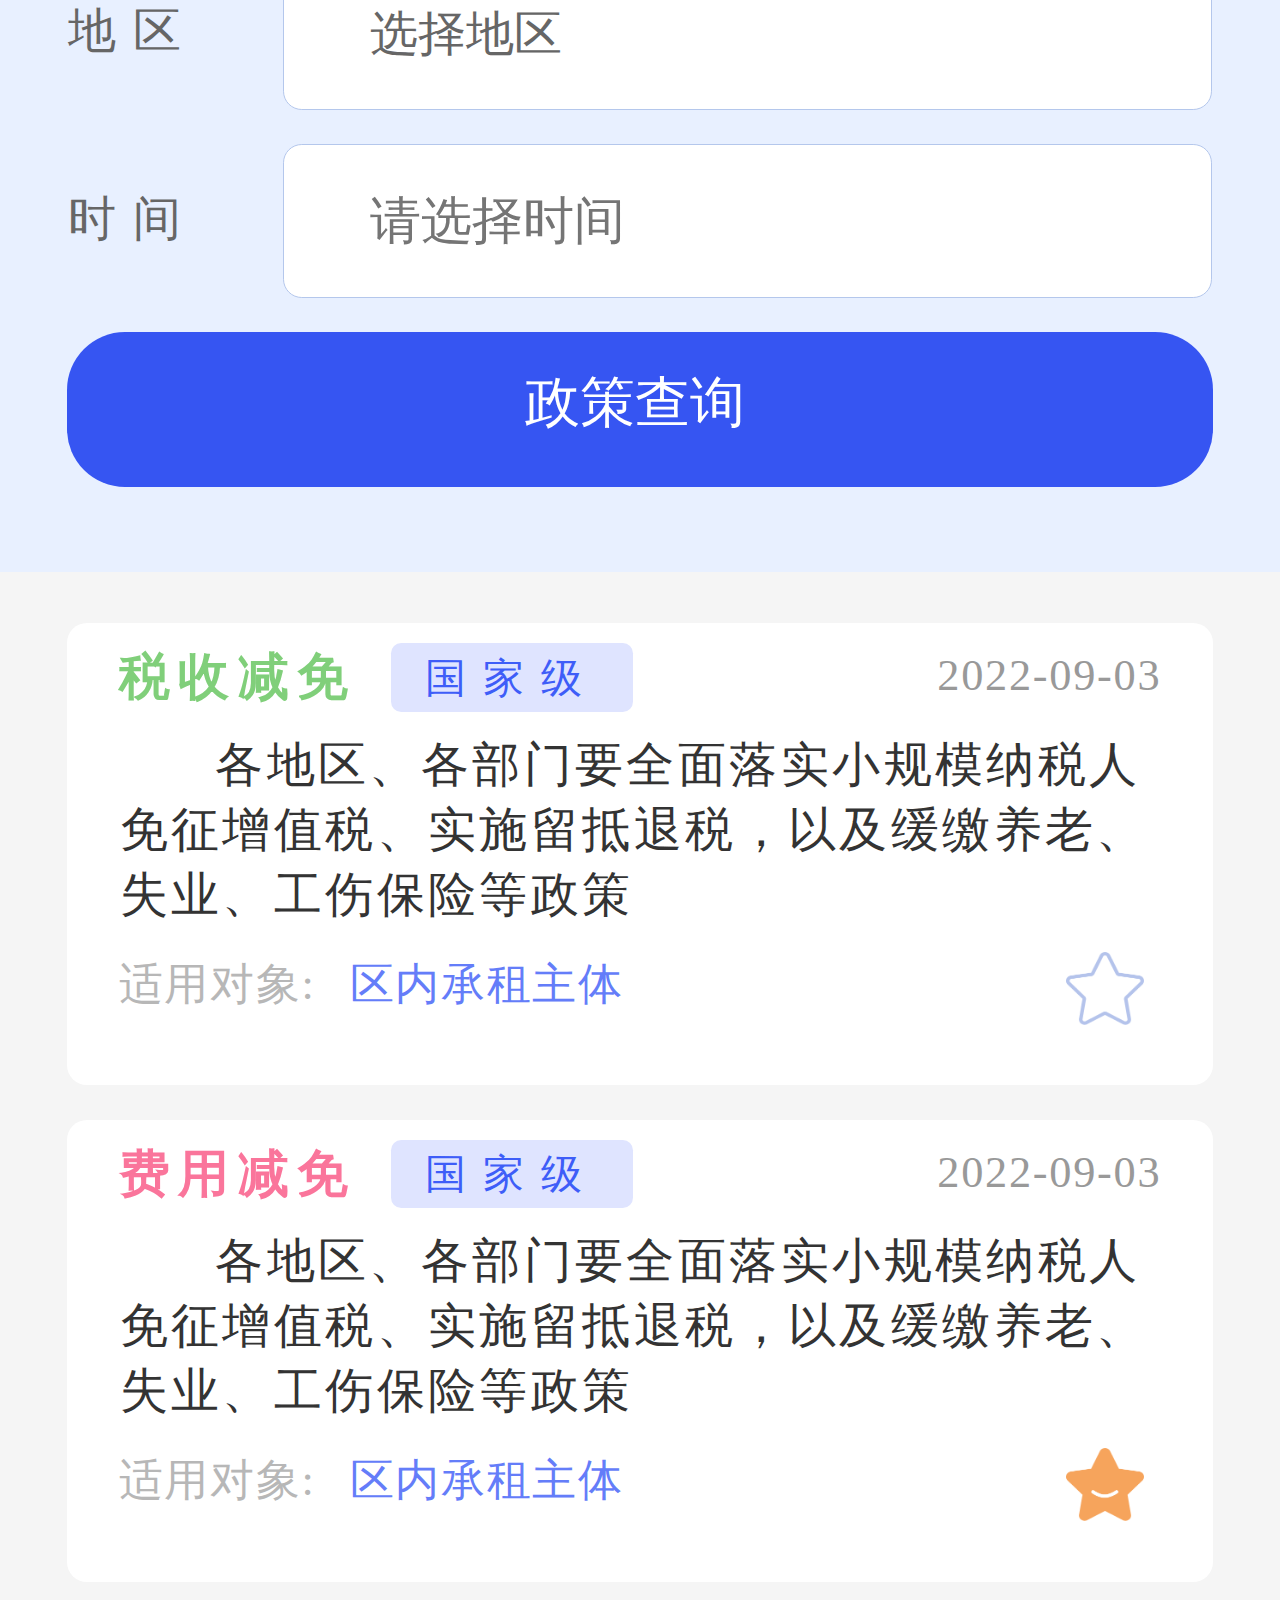
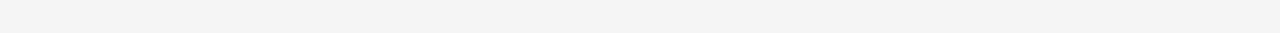
<file: html/search.html>
<!DOCTYPE html>
<html lang="en">
<head>
  <meta charset="UTF-8">
  <meta http-equiv="X-UA-Compatible" content="IE=edge">
  <meta name="viewport" content="width=device-width, initial-scale=1.0">
  <title>政策查找</title>
  <!-- <script src="../js/vue.js"></script> -->
  <script src="../js/commen.js"></script>
  <script src="../js/datePicker.js"></script>
  <link type="text/css" rel="styleSheet" href="../css/commen.css">
  <link type="text/css" rel="styleSheet" href="../css/index.css" />
  <link type="text/css" rel="styleSheet" href="../css/search.css" />
  <link rel="stylesheet" href="../font-icon/iconfont.css">
</head>
<body>
  <div id="app">
    <!-- 头部 -->
    <div class="header">
      <div class="left-header">
        <i class="iconfont icon-zuojiantou icon"><a href="./index.html">goback</a></i>
      </div>
      <div class="header-text ">政策查询</div>
    </div>
    <!-- 大图 -->
    <div class="bg"></div>
    <!-- 政策查询 -->
    <div class="search-content">
      <div class="save-banner">
        <div class="left-icon">
          <div class="left-icon-l"></div>
          <div class="icon-span-r"></div>
        </div>
        <div class="news-text">政策查询</div>
        <div class="right-icon">
          <div class="right-icon-l"></div>
          <div class="right-span-r"></div>
        </div>
      </div>
      <!-- 表单 -->
      <div class="forms">
        <div class="key-words">
          <span class="words-text"><label>关键字</label></span>
          <span class="words-input"><input style="border: 1px solid #B4C7EC;" type="text" placeholder="输入关键字" value="" /></span>
        </div>
        <!-- 级别 -->
        <div class="key-words">
          <span class="words-text" ><label>类型</label></span>
          <div class="words-input">
            <select class="info-select">
              <option value="selectType" selected="selected">选择类型</option>
              <option value="shuifei">税费减免</option>
              <option value="zujing">租金减免</option>
              <option value="feiyong">费用减免</option>
              <option value="butie">补贴稳定</option>
            </select>
          </div>
        </div>
        <!-- 级别 -->
        <div class="key-words">
          <span class="words-text"><label>级别</label></span>
          <div class="words-input">
            <select class="info-select">
              <option value="type" selected="selected">选择级别</option>
              <option value="guojia">国家级</option>
              <option value="shiji">市级</option>
              <option value="quji">区级</option>
            </select>
          </div>
        </div>
        <!-- 地区-->
        <div class="key-words">
          <span class="words-text">地区</span>
          <div class="words-input">
            <select class="info-select">
              <option value="selectArea" selected="selected">选择地区</option>
              <option value="all">全国</option>
              <option value="shanghaishi">上海市</option>
              <option value="pudong">浦东区</option>
              <option value="huangpu">黄埔区</option>
              <option value="jingan">静安区</option>
              <option value="xuhuai">徐汇区</option>
              <option value="changning">长宁区</option>
              <option value="putuo">普陀区</option>
              <option value="yangpu">杨浦区</option>
              <option value="minhang">闵行区</option>
              <option value="jinshan">金山区</option>
              <option value="qingpu">青浦区</option>
              <option value="baoshan">宝山区</option>
              <option value="jiading">嘉定区</option>
            </select></div>
        </div>
        <!-- 时间 -->
        <div class="key-words">
          <span class="words-text">时间</span>
          <div class="time-input">
            <input  class="date-time-input" id="demo1" placeholder="请选择时间" value="" >
          </div>
        </div>
        <!-- 查询 -->
        <div class="search-button">
          <div class="button-text">政策查询</div>
        </div>
      </div>
      <!-- 底部列表 -->
      <div class="search-list">
        <div class="bottom-list-item-1" style="width:6.71rem ; padding-top: 20px;">
          <div class="list-item-title">
            <div class="item-title-content">
              <span class="item-title-content-l">税收减免</span>
              <span class="item-title-content-r">国家级</span>
            </div>
            <div class="item-title-date">2022-09-03</div>
          </div>
          <div class="list-item-text search-text" >
            各地区、各部门要全面落实小规模纳税人免征增值税、实施留抵退税，以及缓缴养老、失业、工伤保险等政策
          </div>
          <div class="list-item-bottom">
            <div class="item-bottom-content">
              <span class="item-bottom-content-l">适用对象:</span>
              <span class="item-bottom-content-r">区内承租主体</span>
            </div>
             <!-- 收藏icon图标 -->
            <div class="list-item-bottom-icon"></div>
          </div>
        </div>

        <div class="bottom-list-item-1" style="width:6.71rem ;padding-top: 20px;">
          <div class="list-item-title">
            <div class="item-title-content">
              <span class="item-title-content-l" style="color: #FA759B;">费用减免</span>
              <span class="item-title-content-r">国家级</span>
            </div>
            <div class="item-title-date">2022-09-03</div>
          </div>
          <div class="list-item-text search-text">
            各地区、各部门要全面落实小规模纳税人免征增值税、实施留抵退税，以及缓缴养老、失业、工伤保险等政策
          </div>
          <div class="list-item-bottom">
            <div class="item-bottom-content">
              <span class="item-bottom-content-l">适用对象:</span>
              <span class="item-bottom-content-r">区内承租主体</span>
            </div>
            <!-- 收藏icon图标 -->
            <div class="list-item-bottom-icon-add"></div>
          </div>
        </div>
      </div>
    </div>
  </div>
</body>
<script>
  var calendar = new datePicker()
  console.log(calendar)
  calendar.init({
    // 按钮选择器，用于触发弹出插件
    trigger: '#demo1',
   
    type: 'date',
    minDate: '2020-1-1',
    maxDate: '2025-12-31',
    onSubmit: function () {
      // 确认时触发事件
      var theSelectData = calendar.value
    },
    onClose: function () {
      // 取消时触发事件
    }
  })
</script>
</html>
</file>
<file: css/commen.css>
*{
    box-sizing: border-box;
    padding:0;
    margin:0;
}

/* 头部 */
.header{
    width: 7.5rem;
    height:1.88rem;
    background: #3655F2;
    font-size: 0.41rem;
    opacity: 1;
    display: flex;
    justify-content: center;
    align-items: center;
    position: relative;
   
    }
     .left-header{
        margin-top:1.02rem;
        position:absolute;
        left:0.31rem;
        height: 0.57rem;
       
    }
    .header-text{
        width: 1.7rem;
        height: 0.57rem;
        font-size: 0.41rem;
        font-family: PingFang SC;
        font-weight: 500;
        line-height: 0.57rem;
        color: #FFFFFF;
        margin-top:1.02rem;
    } 
    /* 大图 */
    .bg{
        width:7.5rem;
        height: 2.84rem;
        background-image: url('../images/search/组\ 330@2x.png');
        background-size: 7.5rem 2.84rem;
        background-repeat: no-repeat;
        object-fit: cover;
        margin-top:-0.001rem;
        
    }
.icon{
    color: white;
  font-size: 0.6rem !important;
}
</file>
<file: css/index.css>
body{
    background-color: #3655F2;
}
/* 背景 */
.search{
    width: 7rem;
    height:3.7rem;
    background-color: #3655F2;
    background-image:url("../images/组\ 313@2x.png");
    background-size: 7.5rem 3.7rem;
    position: relative;
    margin: auto;
}

.search-icon{
    width: 6.61rem;
    height: 0.97rem;
    /* background:white; */
    border-radius: 56px;
    position: absolute; 
    bottom: 0;
    left: 50%;
    transform: translateX(-50%);
    text-align: center;
  
   
}
.search-icon input{
    width: 6.61rem;
    height: 0.97rem;
    /* background: white; */
    font-size: 0.35rem;
    border-radius: 56px;
    position: absolute; 
    bottom: 0;
    left: 50%;
    transform: translateX(-50%);
    text-align: left;
    outline:none;
    border:none;
    padding-left: 0.5rem !important;
    z-index: -1;
}
.search-icon-btn{
    height:0.4rem;
    width: 0.4rem;
    background-image: url('../images/搜索@2x.png');
    background-size: 0.4rem 0.4rem;
    background-repeat: no-repeat;
    object-fit: cover;
    position: absolute;
    right: 0.3rem;
   margin-top:0.3rem;
}
.search-text{
    /* border:solid red 1px; */
    width: 100%;
  }
/* 政策列表 */
.cut{
    width: 6.7rem;
    height:1.21rem;
    display: flex;
    flex-direction:row;
    justify-content: space-between;
    margin: 0 auto;
    background-color: #3655F2;
    margin-top: 0.73rem;
}
.cut .cut-item-1,.cut-item-2,.cut-item-3 , .cut-item-4{
    width:1.47rem;
    height: 1.21rem;
    background-size: 1.47rem 1.21rem;
    background-repeat: no-repeat;
    object-fit: cover;
    
}
.cut .cut-item-1{
    background-image:url("../images/组\ 274@2x.png");
}
.cut .cut-item-2{
    background-image:url("../images/组\ 277@2x.png");
}
.cut .cut-item-3{
    background-image:url("../images/组\ 276@2x.png");
}
.cut .cut-item-4{
    background-image:url("../images/组\ 275@2x.png");
}
  a{
    color: inherit;
    text-decoration: none;
    display: block;
    border: none;
     font-size: 0.28rem;  
     background: none;
     opacity: 0;
}
 a,a:hover,a:active,a:visited,a:link,a:focus{
    -webkit-tap-highlight-color:rgba(0,0,0,0);
    -webkit-tap-highlight-color: transparent;
    outline:none;
    background: none;
    text-decoration: none;
}
/* 最新政策 */
.news{
    width: 7.5rem;
    margin: 0 auto;
    margin-top: 0.56rem;
    display: flex;
    /* border: solid red 1px; */
}
.news .news-content{
    width:3.26rem;
    height: 0.5rem;
    display: flex;
    justify-content: space-between;
    align-items: center;
    margin-left:2.11rem ;
    /* border: solid red 1px; */
}
.news .news-content .content-left{
    width: 0.53rem;
    height:0.11rem;
    background-image: url('../images/组\ 292@2x.png');
    background-size: 0.53rem 0.11rem;
    object-fit: cover;
    background-repeat: no-repeat;
    /* border:solid red 1px; */
}
.news .news-content .content-text{
        /* width: 152px; */
        height: 0.5rem;
        font-size: 0.36rem;
        font-family: PingFang SC;
        font-weight: bold;
        line-height: 0.5rem;
        color: #FFFFFF;
        letter-spacing: 3px;
        opacity: 1;
}
.news .news-content .content-right{
    width: 0.53rem;
    height:0.11rem;
    background-image: url('../images/组\ 292@2x.png');
    transform: rotateY(180deg);
    background-size: 0.53rem 0.11rem;
    object-fit: cover;
    background-repeat: no-repeat;
}

.news .news-save{
    width: 1.18rem;
    height: 0.62rem;
    background-image: url('../images/组\ 331@2x.png');
    background-size: 1.18rem 0.62rem;
    background-repeat: no-repeat;
    object-fit: cover;
    position: absolute;
    right: 0;
}
/* 横条 */
.banner{
    width: 7.32rem;
    height: 0.64rem;
    /* border:  solid red 1px; */
    background-image: url('../images/组\ 286@2x.png');
    background-size: 7.32rem 0.64rem;
    background-repeat: no-repeat;
    object-fit: cover;
    margin: auto;
    margin-top: 0.2rem;
}
/* 政策列表 */
.bottom-list{
    width: 6.61rem;
    /* height: 7.2rem; */
    background: rgba(255,255,255,0.3900);
    border-radius: 0px 0px 20px 20px;
    margin: auto;
    margin-top:-0.25rem;
    margin-bottom: 0.64rem;
    padding-bottom: 0.2rem;
    padding-top:0.2rem;
}
/* 底部列表 */
.bottom-list-item-1{
    width: 5.99rem;
     /* height: 3.04rem; */ 
    background-color: white;
    opacity: 1;
    border-radius: 20px;
    margin:0.2rem auto;
    padding:0.3rem;
    padding-top: 0.01rem;
    /* border:solid red 1px;  */
}
.list-item-title{
    display: flex;
    justify-content: space-between; 
    /* border:solid red 1px; */ 
    /* width: 1.9rem; */
    height: 0.42rem;
    margin-bottom: 0.1rem;
}
.item-title-content{
    display: flex;
}
.item-title-content .item-title-content-l{
    /* width: 1.28rem; */
    height: 0.42rem;
    font-size: 0.3rem;
    font-family: PingFang SC;
    font-weight: bold;
    /* line-height: 0.38rem; */
    color: #80CF7A;
    letter-spacing: 0.05rem;
   
}
.item-title-content-r{
    /* width: 0.75rem; */
    height: 0.4rem;
    font-size: 0.24rem;
    font-family: PingFang SC;
    font-weight: 400;
    color: #3E5DF8;
    letter-spacing: 0.1rem;
    background-color: #DFE4FF;
    padding: 0.2rem;
    text-align: center;
    line-height: 0rem;
    margin-left: 0.2rem;
    border-radius: 0.06rem;
    /* border:solid red 1px; */
}
.item-title-date{
    /* width: 1.73rem; */
    height: 0.37rem;
    font-size: 0.26rem;
    font-family: PingFang SC;
    font-weight: 500;
    line-height: 0.38rem;
    color: #999999;
    letter-spacing: 0.01rem;
    opacity: 1;
}
.list-item-text{
     width: 5.26rem; 
    height: 1.19rem;
    font-size: 0.28rem;
    font-family: PingFang SC;
    font-weight: 500;
    line-height: 0.38rem;
    color: #333333;
    letter-spacing: 0.02rem;
    text-indent: 2em;
    padding-bottom: 0.2rem;
    display: -webkit-box;
    overflow: hidden;
    -webkit-box-orient: vertical;
    -webkit-line-clamp: 3;
    margin-bottom: 0.1rem;
    border: solid white 1px;
}

.list-item-bottom {
    display: flex;
    justify-content: space-between;
}
.item-bottom-content{
    display: flex;

}
.item-bottom-content .item-bottom-content-l{
    /* width: 3.04rem; */
    height: 0.37rem;
    font-size: 0.26rem;
    font-family: PingFang SC;
    font-weight: 500;
    line-height: 0.38rem;
    color: #B7B7B7;
    letter-spacing: 0.01rem;
    opacity: 1;
}
.item-bottom-content-r{
<<<<<<< HEAD
    /* width: 3.04rem; */
=======
    width: 3.04rem;
>>>>>>> dc29756 (补充加载中功能)
    height: 0.37rem;
    font-size: 0.26rem;
    font-family: PingFang SC;
    font-weight: 500;
    line-height: 0.38rem;
    color: #3E5DF8;
    letter-spacing: 0.01rem;
    color: #647DF9;
    margin-left: 0.2rem;
<<<<<<< HEAD
=======
    overflow: hidden;
    -webkit-box-orient: vertical;
    -webkit-line-clamp: 1;
    margin-bottom: 0.1rem;
    padding-right: 0.1rem;

>>>>>>> dc29756 (补充加载中功能)
}

.list-item-bottom-icon{
    width:0.46rem;
    height:0.43rem;
    background-image: url('../images/收藏@2x.png');
    background-repeat: no-repeat;
    background-size: 0.46rem 0.43rem;
   
    object-fit: cover;
    margin-right: 0.1rem;
}
/* 添加收藏的css */
.list-item-bottom-icon-add{
    width:0.46rem;
    height:0.43rem; 
    background-image: url('../images/组\ 291@2x.png');
    background-size: 0.46rem 0.43rem;
    background-repeat: no-repeat;
    object-fit: cover;
    margin-right: 0.1rem;
<<<<<<< HEAD
}
=======
}
加载更多
.loading{
    height: 0.8rem;
    width: 7.5rem;
    font-size: 0.28rem;
    text-align: center;
    color: rgb(110, 95, 95);
    margin-top: -0.1rem;
   display: flex;
  
}
.container{
    margin: auto;
    position: relative;
    width: 100px;
    height: 20px;
    opacity: 1;
    z-index: 999; 
    text-align: center;
   
  }
.rotate{ 
    width: 20px;
    height: 20px;
}
.item{
    position: absolute;
    width: 100%;
    height: 100%;
    display: flex;
    justify-content: center;
    align-items: flex-end;
    animation: xuanzhuan 4s linear infinite;
}
.item:nth-child(1){
    animation-delay: 0.15s;
}
.item:nth-child(2){
    animation-delay: 0.3s;
}
.item:nth-child(3){
    animation-delay: 0.45s;
}
.item:nth-child(4){
    animation-delay: 0.6s;
}
.item:nth-child(5){
    animation-delay: 0.75s;
}
.item::after{
    content:'';
    display: block;
    width: 2px;
    height: 2px;
    border-radius: 50%;
    background: rgb(228, 229, 231);
}
@keyframes xuanzhuan{
    75%{
        transform: rotate(650deg);
    }
    79%{
        transform: rotate(720deg);
        opacity: 1;
    }
    80%{
        transform: rotate(720deg);
        opacity: 0;
    }
    100%{
        transform: rotate(810deg);
        opacity: 0;
    }
}
.loading-text{
    width: 0.1rem;
}
  

>>>>>>> dc29756 (补充加载中功能)
</file>
<file: font-icon/iconfont.css>
@font-face {
  font-family: "iconfont"; /* Project id 3532717 */
  src: url('iconfont.woff2?t=1658216260588') format('woff2'),
       url('iconfont.woff?t=1658216260588') format('woff'),
       url('iconfont.ttf?t=1658216260588') format('truetype');
}

.iconfont {
  font-family: "iconfont" !important;
  font-size: 16px;
  font-style: normal;
  -webkit-font-smoothing: antialiased;
  -moz-osx-font-smoothing: grayscale;
}

.icon-zuojiantou:before {
  content: "\e601";
}
</file>
<file: css/loadingm.css>
/* 加载更多 */
.loading{
    height: 0.8rem;
    width: 7.5rem;
    font-size: 0.28rem;
    text-align: center;
    color: rgb(110, 95, 95);
    margin-top: -0.1rem;
   display: flex;
  
}
.container{
    margin: auto;
    position: relative;
    width: 3rem;
    height: 20px;
    opacity: 1;
    z-index: 999; 
    text-align: center;
    /* border: solid red 1px; */
   
  }
.rotate{ 
    width: 0.2rem;
    height: 0.2rem;
}
.item{
    position: absolute;
    width: 100%;
    height: 100%;
    display: flex;
    justify-content: center;
    align-items: flex-end;
    animation: xuanzhuan 4s linear infinite;
}
.item:nth-child(1){
    animation-delay: 0.15s;
}
.item:nth-child(2){
    animation-delay: 0.3s;
}
.item:nth-child(3){
    animation-delay: 0.45s;
}
.item:nth-child(4){
    animation-delay: 0.6s;
}
.item:nth-child(5){
    animation-delay: 0.75s;
}
.item::after{
    content:'';
    display: block;
    width: 0.02rem;
    height: 0.02rem;
    border-radius: 50%;
    background: #6E5F5F;
}
@keyframes xuanzhuan{
    75%{
        transform: rotate(650deg);
    }
    79%{
        transform: rotate(720deg);
        opacity: 1;
    }
    80%{
        transform: rotate(720deg);
        opacity: 0;
    }
    100%{
        transform: rotate(810deg);
        opacity: 0;
    }
}
.loading-text{
    width: 3rem;
    /* border: solid red 1px; */
}
</file>
<file: css/detail.css>
body{
    background-color:  #3655f2;;
}
.detail-list {
  background: #f5f5f5;
  /* border:solid 1px  red;  */
  width: 7.5rem;
  padding: 20px auto;
  overflow-x: hidden;
}
.detail-list-content {
  margin: 0.25rem;
  margin-left: 0.4rem;
  padding-bottom: 0.2rem;
  width: 6.71rem;
  opacity: 1;
  border-radius: 0.2rem;
  background-color: white;
  
}
.list-content-title {
  height: 0.69rem;
  margin: 0.25rem;
  display: flex;
  justify-content: space-between;
  align-items: center;
  border-bottom: 0.03rem solid #EFEFEF; 
}
.left-title {
  width: 1.6rem;
  height: 0.42rem;
  font-size: 0.3rem;
  font-family: PingFang SC;
  font-weight: bold;
  line-height: 0.4rem;
  color: #3655f2;

}
.right-icon {
  width: 0.45rem;
  height: 0.43rem;
  background-image: url("../images/收藏@2x.png");
  background-size: 0.43rem ;
  background-repeat: no-repeat;
}
.list-content-type {
  display: flex;
  margin: 0.2rem;
  padding: 0;
}
.span-left {
  /* width: 1.27rem; */
  height: 0.4rem;
  font-size: 0.28rem;
  font-family: PingFang SC;
  font-weight: 500;
  line-height: 0.38rem;
  color: #a6b6e2;
  letter-spacing: 0.02rem;
  opacity: 1;
  /* border: solid red 1px; */
}
.span-right ,.span-date{
  width: 1.4rem;
  height: 0.4rem;
  font-size: 0.28rem;
  font-family: PingFang SC;
  font-weight: 500;
  line-height: 0.38rem;
  color: #333333;
  letter-spacing: 0.02rem;
  opacity: 1;
  /* border: solid red 1px; */
}
.span-date{
  width:200px ;
}
.type-right {
  margin-left: 0.7rem;
}

.list-content-duixiang {
  display: flex;
  margin: 0.2rem;
  /* height: 0.4rem; */
  font-size: 0.28rem;
  font-family: PingFang SC;
  font-weight: 500;
  line-height: 0.38rem;
  color: #a6b6e2;
  letter-spacing: 0.02rem;
  opacity: 1;
}
.duixiang-left {
  width: 2.6rem;
}
.span-text {
  color: #333333;
}
.duixiang-left span {
  width: 4.48rem;
  height: 0.78rem;
  font-size: 0.8rem;
  font-family: PingFang SC;
  font-weight: 500;
  line-height: 0.38rem;
  color: #333333;
  letter-spacing: 0.02rem;
  opacity: 1;
}
.zhuti {
  margin: 0.2rem;
  margin-top: 0.3rem;
}
.yaodian {
  text-indent: 2em;
  width: 6.14rem;
  font-size: 0.29rem;
  font-family: PingFang SC;
  font-weight: 500;
  line-height: 0.4rem;
  color: #333333;
  letter-spacing: 2px;
  opacity: 1;
  display: -webkit-box;
  overflow: hidden;
  -webkit-box-orient: vertical;
  -webkit-line-clamp: 6;
  margin-bottom: 0.1rem;
}
.chuchu {
  width: 6.07rem;
  font-size: 0.29rem;
  font-family: PingFang SC;
  font-weight: 500;
  line-height: 0.4rem;
  text-decoration: underline;
  letter-spacing: 0.02rem;
  opacity: 1;
}
.chuchu a {
  color: #3655f2;
}
.bottom-text {
  margin: auto;
  width: 1rem;
  height: 0.4rem;
  font-size: 0.28rem;
  font-family: PingFang SC;
  font-weight: 500;
  line-height: 0.4rem;
  color: #707070;
}
</file>
<file: css/save.css>
body{
    background-color: #F5F5F5;
}
/* banner */
.save-banner{
    height:0.99rem;
    width:4rem;
    /* border:solid red 1px; */
    display: flex;
    justify-content: center;
    align-items: center;
    padding-top:0.35rem;
    margin: auto;
   
}
.news-text{
    margin:0 0.3rem;
    /* width: 1.35rem; */
    height: 0.45rem;
    font-size: 0.32rem;
    font-family: PingFang SC;
    font-weight: bold;
    line-height: 0.38rem;
    color: #3655F2;
    letter-spacing: 0.01rem;
    border:solid 1px #F5F5F5;
}
.left-icon,.right-icon{
    /* border:solid 1px red; */
    display: flex;
    height:0.99rem;
    width:0.7rem;
    justify-content: start;
    align-items: center;
}
.left-icon-l{
    width: 0.46rem;
    height: 0px;
    border: 0.02rem solid #3655F2;
    background: #3655F2;
}
.icon-span-r{
    width: 0.11rem;
    height: 0.11rem;
    background:  #3655F2;
    border-radius: 50%;
}
.right-icon{
    margin-right:0.3rem;
}
.right-icon-l{
    width: 0.11rem;
    height: 0.11rem;
    background:  #3655F2;
    border-radius: 50%;
    opacity: 1;
}
.right-span-r{
    width: 0.46rem;
    height: 0px;
    border: 0.02rem solid #3655F2;
    background: #3655F2;
    opacity: 1;
}
.search-text{
    /* border:solid red 1px; */
    width: 100%;
  
  }
</file>
<file: css/loading.css>
/* 加载更多 */
.loading{
    height: 0.8rem;
    width: 7.5rem;
    font-size: 0.28rem;
    text-align: center;
    color: rgb(110, 95, 95);
    margin-top: -0.1rem;
   display: flex;
  
}
.container{
    margin: auto;
    position: relative;
    width: 3rem;
    height: 0.2rem;
    opacity: 1;
    z-index: 999; 
    text-align: center;
   
  }
.rotate{ 
    width: 0.2rem;
    height: 0.2rem;
}
.item{
    position: absolute;
    width: 100%;
    height: 100%;
    display: flex;
    justify-content: center;
    align-items: flex-end;
    animation: xuanzhuan 4s linear infinite;
}
.item:nth-child(1){
    animation-delay: 0.15s;
}
.item:nth-child(2){
    animation-delay: 0.3s;
}
.item:nth-child(3){
    animation-delay: 0.45s;
}
.item:nth-child(4){
    animation-delay: 0.6s;
}
.item:nth-child(5){
    animation-delay: 0.75s;
}
.item::after{
    content:'';
    display: block;
    width: 0.02rem;
    height: 0.02rem;
    border-radius: 50%;
    background: rgb(11, 12, 12);
}
@keyframes xuanzhuan{
    75%{
        transform: rotate(650deg);
    }
    79%{
        transform: rotate(720deg);
        opacity: 1;
    }
    80%{
        transform: rotate(720deg);
        opacity: 0;
    }
    100%{
        transform: rotate(810deg);
        opacity: 0;
    }
}
.loading-text{
    width: 3rem;
}
</file>
<file: css/search.css>
body {
  background-color: #3655F2;
}

.search-content {
  background-color: #E8F0FF;
}

.save-banner {
  /* height:99px; */
  width: 7.5rem;
  /* border:solid red 1px; */
  display: flex;
  justify-content: center;
  align-items: center;
  padding-top: 0.35rem;

}

.news-text {
  margin: 0 0.3rem;
  width: 1.35rem;
  height: 0.45rem;
  font-size: 0.32rem;
  font-family: PingFang SC;
  font-weight: bold;
  line-height: 0.38rem;
  color: #3655F2;
  letter-spacing: 0.01rem;
}

.left-icon, .right-icon {
  display: flex;
  height: 0.2rem;
  width: 0.7rem;
  justify-content: start;
  align-items: center;
}

.left-icon-l {
  width: 0.46rem;
  height: 0;
  border: 0.02rem solid #3655F2;
  background: #3655F2;
}

.icon-span-r {
  width: 0.11rem;
  height: 0.11rem;
  background: #3655F2;
  border-radius: 50%;
}

.right-icon {
  margin-right: 0.3rem;
}

.right-icon-l {
  width: 0.11rem;
  height: 0.11rem;
  background: #3655F2;
  border-radius: 50%;
  opacity: 1;
}

.right-span-r {
  width: 0.46rem;
  height: 0;
  border: 0.02rem solid #3655F2;
  background: #3655F2;
  opacity: 1;
}

/* 表单 */
.forms {
  width: 7.5rem;
  padding-top: 0.1rem;
  padding-bottom: 0.5rem;
  /* height: 7.38rem; */
}

.forms .key-words {
  width: 6.7rem;
  height: 0.9rem;
  display: flex;
  justify-content: space-between;
  align-items: center;
  margin: 0.2rem auto;
  /* border: solid red 1px; */
}

.words-text {
  /* width: 0.88rem; */
  height: 0.4rem;
  font-size: 0.28rem;
  font-family: PingFang SC;
  font-weight: 500;
  line-height: 0.38rem;
  color: #666666;
  letter-spacing: 0.1rem;
  opacity: 1;
}

.words-input {
  box-sizing: border-box;
  /* width: 5.44rem; */
  height: 0.9rem;
  /* border: 1px solid #B4C7EC; */
  border-radius: 0.11rem;
  display: flex;
}
input{
  color: #666666;
}
.words-input input {
  width: 5.44rem;
  height: 0.9rem;
  font-size: 0.28rem;
  opacity: 1;
  border-radius: 0.11rem;
  padding-left: 0.5rem !important;
  outline: none;
  border: none;
}

.words-input input::-webkit-input-placeholder {
  color: #666666;
}

.time-input .date-time-input {
  border: none;
  width: 100%;
  height: 100%;
  outline: none;
  border-radius: 0.2rem;
}

/*placehodle颜色  */
.words-input input::-moz-placeholder {
  /* Mozilla Firefox 19+ */
  color: #666666;
}

.words-input input:-moz-placeholder {
  /* Mozilla Firefox 4 to 18 */
  color: #666666;
}

.words-input input:-ms-input-placeholder {
  /* Internet Explorer 10-11 */
  color: #666666;
}

select::-ms-expand {
  display: none;
}
/*将默认的select选择框样式清除*/
.info-select {
  
  appearance: none;
  -moz-appearance: none;
  -webkit-appearance: none;
  -ms-appearance: none;
}

/* 类型 */
select {
  box-sizing: border-box;
  width: 5.44rem;
  height: 0.9rem;
  font-size: 0.28rem;
  border-radius: 0.11rem;
  display: flex;
  outline: none;
  border: 1px solid #B4C7EC;
  color: #666666;
  padding-left: 0.5rem !important;
  background-color: white;
}

/* 查询按钮 */
.search-button {
  width: 6.71rem;
  height: 0.91rem;
  background: #3655F2;
  border-radius: 58px;
  margin: auto;
  display: flex;
  justify-content: center;
  align-items: center;
}

.button-text {
  width: 1.35rem;
  height: 0.45rem;
  font-size: 0.32rem;
  font-family: PingFang SC;
  font-weight: 500;
  line-height: 0.38rem;
  color: #FFFFFF;

}

.search-list {
  background-color: #F5F5F5;
  width: 7.5rem;
  padding-top: 0.1rem;
  padding-bottom: 0.1rem;
}
.search-text{
  /* border:solid red 1px; */
  width: 100%;
}
.time-input {
  width: 5.44rem;
  height: 0.9rem;
  font-size: 0.28rem;
  opacity: 1;
  border-radius: 0.11rem;
  padding-left: 0.5rem !important;
  outline: none;
  border: 1px solid #B4C7EC;
  background: white;
}
.date-time-input{
  font-size: 0.3rem;
  
}
/* 时间特殊处理 */
.date_ctrl {
  background-color: white;
}
</file>
